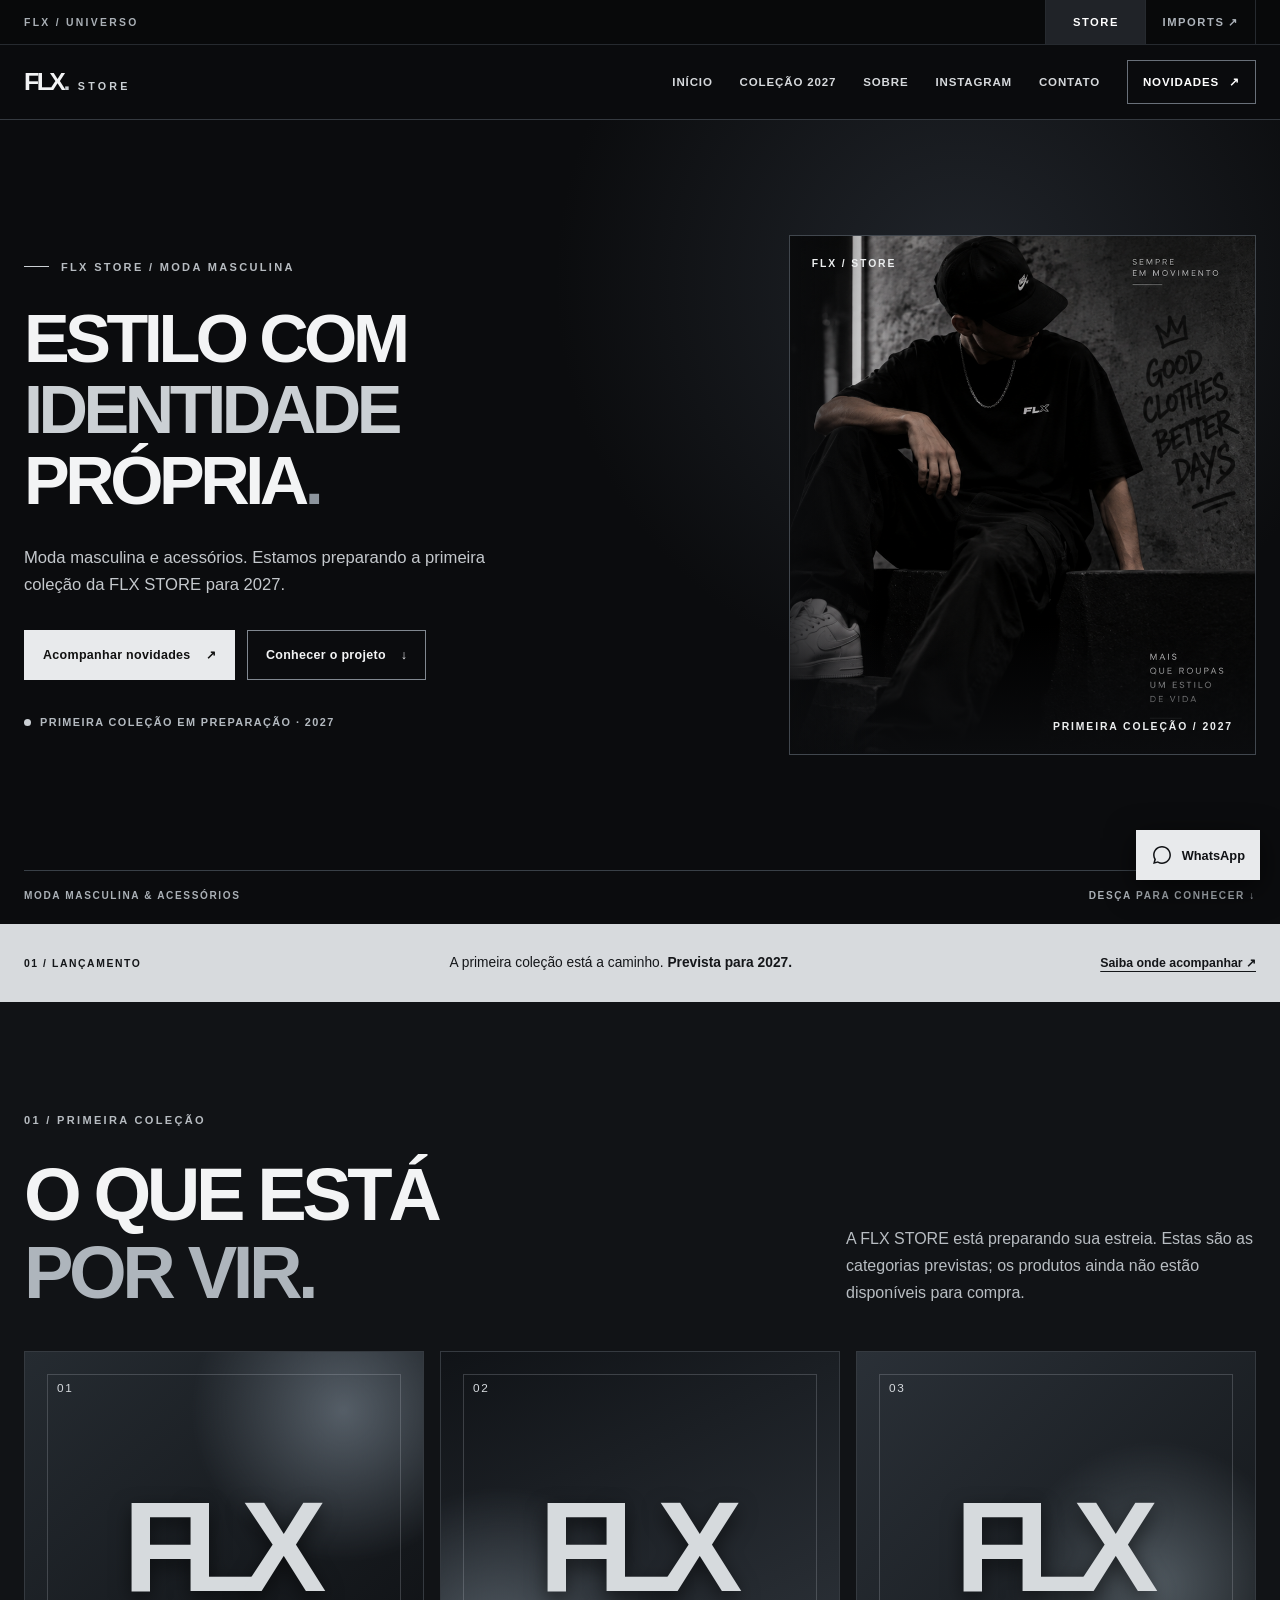
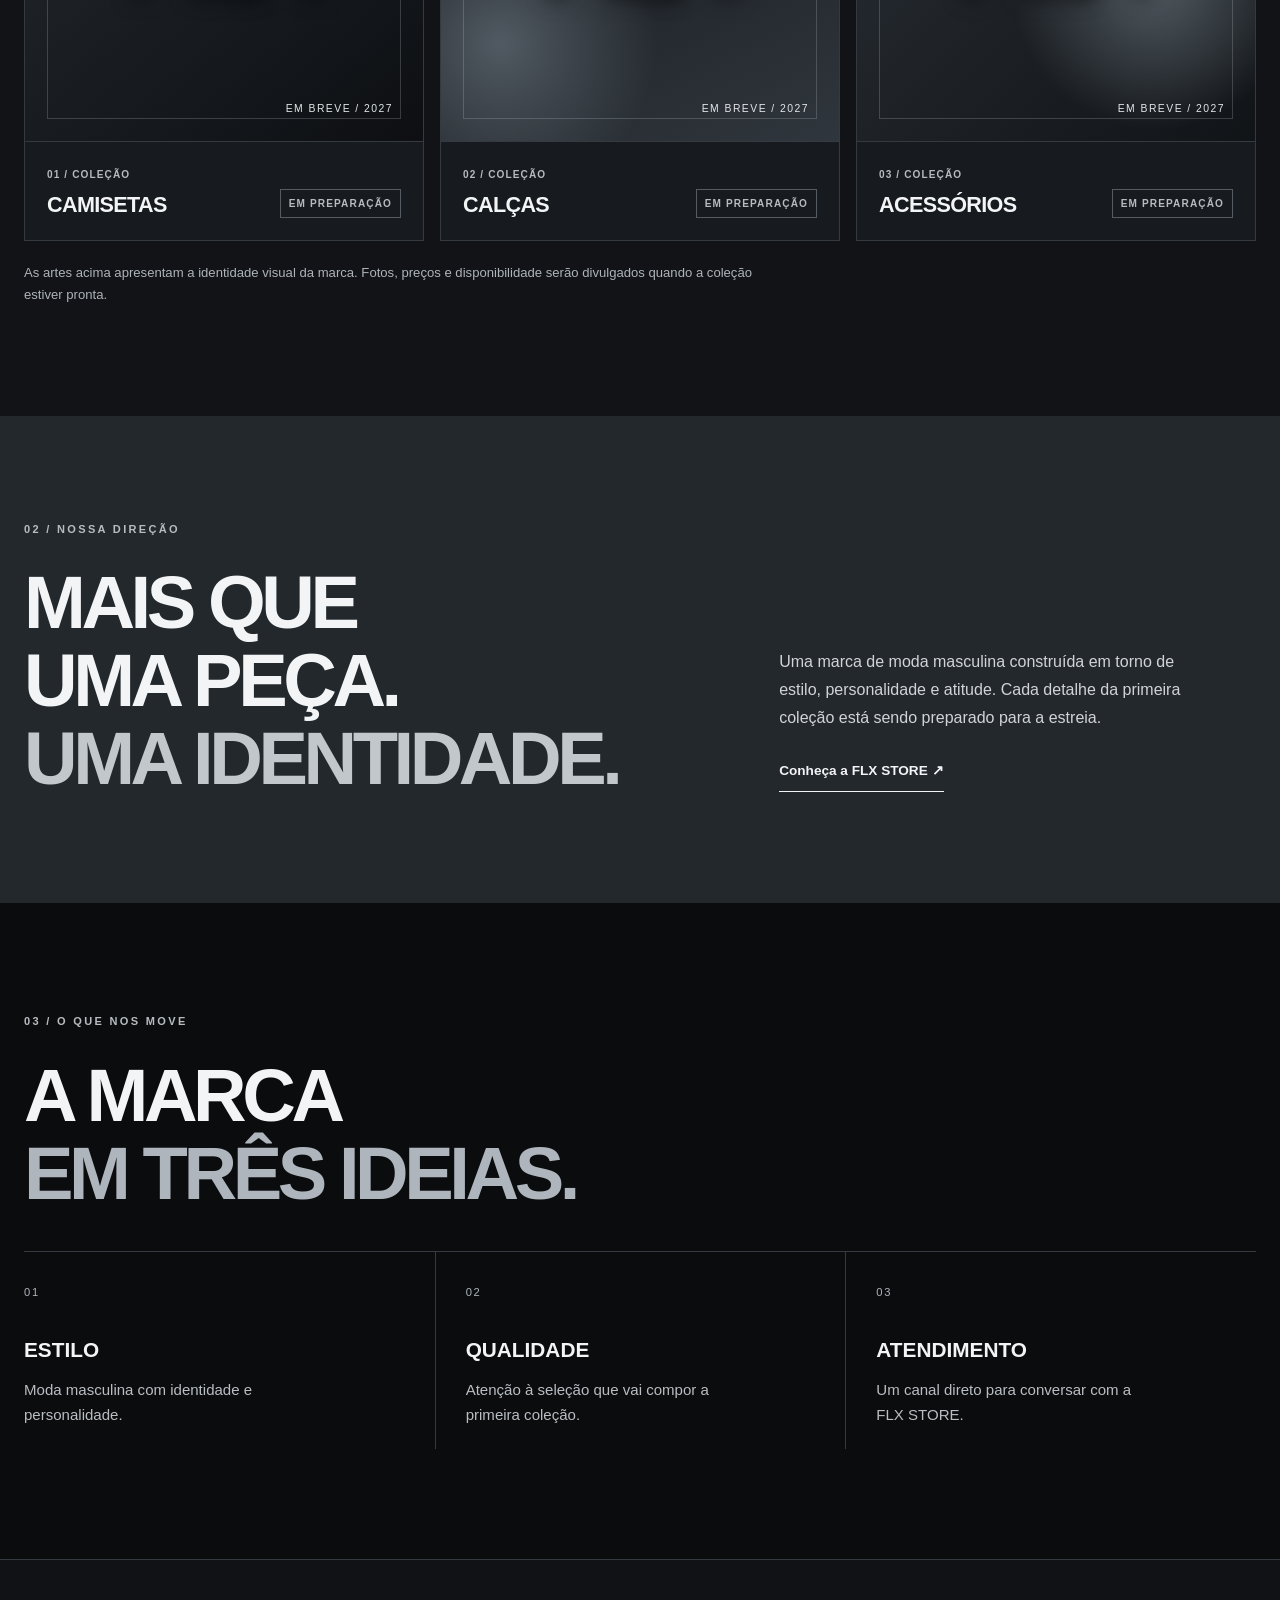
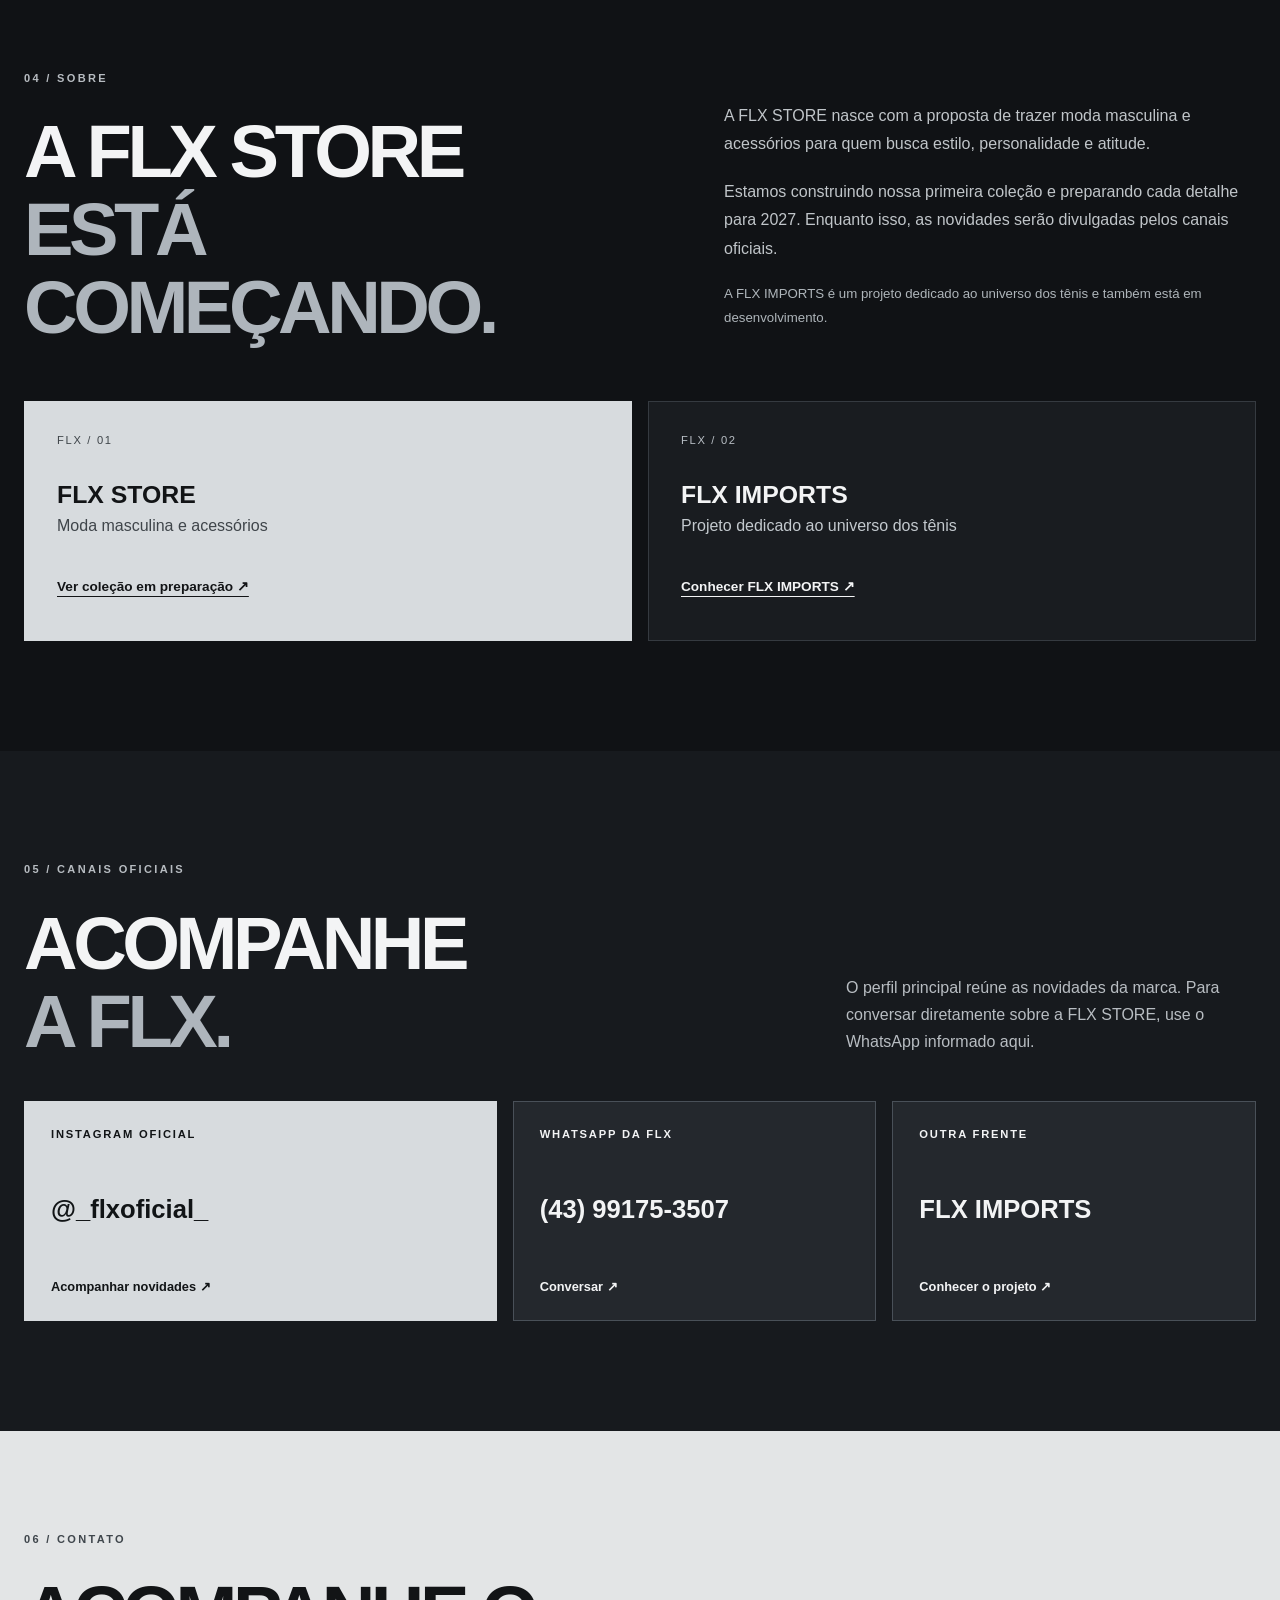
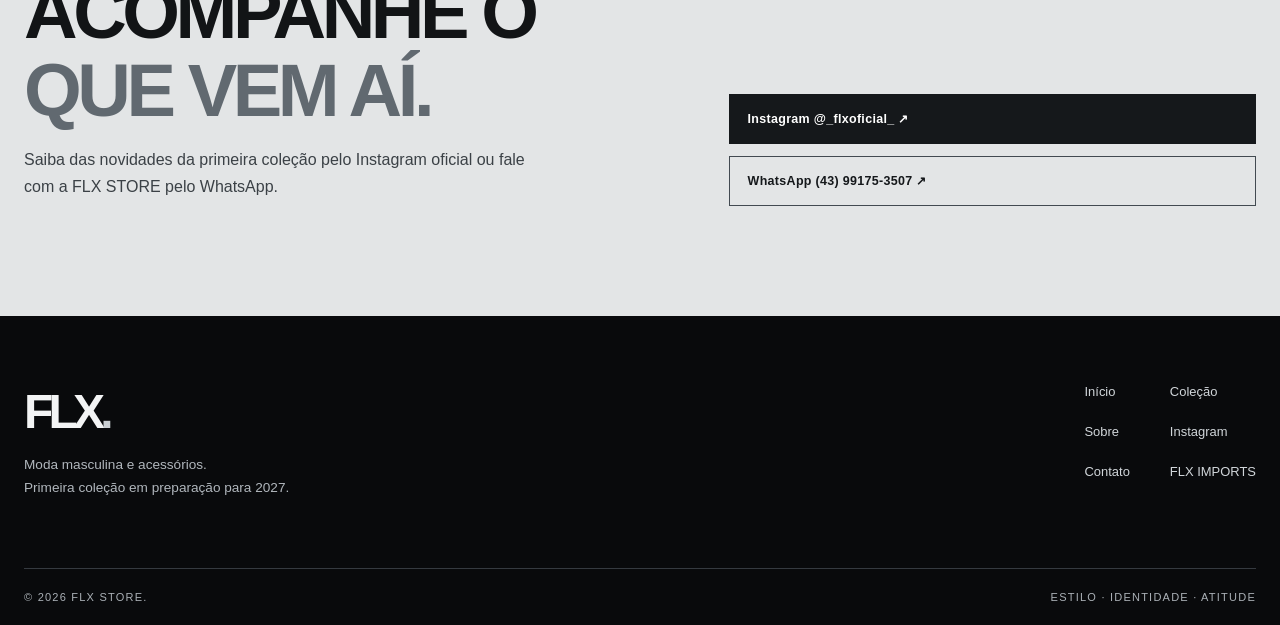
<file: index.html>
<!doctype html>
<html lang="pt-BR">
<head>
  <meta charset="utf-8">
  <meta name="viewport" content="width=device-width, initial-scale=1">
  <meta name="theme-color" content="#0b0c0e">
  <meta name="description" content="FLX STORE: moda masculina e acessórios. Primeira coleção em preparação para 2027. Acompanhe as novidades pelos canais oficiais.">
  <meta property="og:type" content="website">
  <meta property="og:title" content="FLX STORE | Moda masculina e acessórios">
  <meta property="og:description" content="Identidade própria em cada detalhe. Primeira coleção em preparação para 2027.">
  <meta property="og:locale" content="pt_BR">
  <link rel="canonical" href="https://flxstore2k26-collab.github.io/FLXSTORE/">
  <link rel="icon" href="imagens/favicon.png" type="image/png">
  <link rel="stylesheet" href="style.css">
  <script src="script.js" defer></script>
  <title>FLX STORE | Moda masculina e acessórios</title>
</head>
<body id="inicio">
  <a class="skip-link" href="#conteudo">Ir para o conteúdo</a>
  <div class="flx-network">
    <div class="container network-inner">
      <span class="network-name" aria-hidden="true">FLX / UNIVERSO</span>
      <nav class="network-links" aria-label="Navegação entre marcas">
        <a href="./" aria-current="page">STORE</a><a href="imports/">IMPORTS <span aria-hidden="true">↗</span></a>
      </nav>
    </div>
  </div>
  <header class="site-header">
    <div class="container header-inner">
      <a class="brand" href="#inicio" aria-label="FLX STORE, voltar ao início"><span class="brand-mark">FLX<span>.</span></span><span class="brand-sub">STORE</span></a>
      <button class="menu-toggle" id="menu-mobile" type="button" aria-label="Abrir menu" aria-expanded="false" aria-controls="menu-principal"><span class="menu-icon" aria-hidden="true"><span></span><span></span><span></span></span></button>
      <nav id="menu-principal" class="menu-principal" aria-label="Menu principal">
        <a href="#inicio">Início</a><a href="#produtos">Coleção 2027</a><a href="#sobre">Sobre</a><a href="#redes">Instagram</a><a href="#contato">Contato</a>
        <a class="header-action" href="https://www.instagram.com/_flxoficial_/" target="_blank" rel="noopener noreferrer">Novidades <span aria-hidden="true">↗</span><span class="sr-only"> (abre em outra aba)</span></a>
      </nav>
    </div>
  </header>
  <main id="conteudo">
    <section class="hero" aria-labelledby="hero-title">
      <div class="container hero-inner">
        <div class="hero-content">
          <p class="eyebrow">FLX STORE / MODA MASCULINA</p>
          <h1 id="hero-title">ESTILO COM<br><span>IDENTIDADE</span><br>PRÓPRIA<span class="silver-dot">.</span></h1>
          <p class="hero-description">Moda masculina e acessórios. Estamos preparando a primeira coleção da FLX STORE para 2027.</p>
          <div class="hero-actions">
            <a class="button button-light" href="https://www.instagram.com/_flxoficial_/" target="_blank" rel="noopener noreferrer">Acompanhar novidades <span aria-hidden="true">↗</span><span class="sr-only"> (abre em outra aba)</span></a>
            <a class="button button-outline" href="#produtos">Conhecer o projeto <span aria-hidden="true">↓</span></a>
          </div>
          <p class="hero-status"><span class="status-light" aria-hidden="true"></span> PRIMEIRA COLEÇÃO EM PREPARAÇÃO · 2027</p>
        </div>
        <div class="hero-art" aria-hidden="true">
          <img src="imagens/banner-flx.png" width="1672" height="941" alt="" fetchpriority="high">
          <span class="art-label">FLX / STORE</span>
          <span class="art-bottom">PRIMEIRA COLEÇÃO / 2027</span>
        </div>
      </div>
      <div class="container hero-footer"><span>MODA MASCULINA & ACESSÓRIOS</span><span>DESÇA PARA CONHECER ↓</span></div>
    </section>
    <section class="announcement" aria-label="Previsão de lançamento"><div class="container announcement-inner"><span>01 / LANÇAMENTO</span><p>A primeira coleção está a caminho. <strong>Prevista para 2027.</strong></p><a href="#contato">Saiba onde acompanhar ↗</a></div></section>
    <section class="section collection" id="produtos" aria-labelledby="collection-title">
      <div class="container">
        <div class="section-intro"><div><p class="eyebrow">01 / PRIMEIRA COLEÇÃO</p><h2 id="collection-title">O QUE ESTÁ<br><em>POR VIR.</em></h2></div><p>A FLX STORE está preparando sua estreia. Estas são as categorias previstas; os produtos ainda não estão disponíveis para compra.</p></div>
        <div class="category-grid">
          <article class="category-card"><div class="category-visual visual-one" aria-hidden="true"><span class="visual-outline">01</span><span class="visual-center">FLX</span><span class="visual-bottom">EM BREVE / 2027</span></div><div class="category-info"><div><span>01 / COLEÇÃO</span><h3>CAMISETAS</h3></div><small>EM PREPARAÇÃO</small></div></article>
          <article class="category-card"><div class="category-visual visual-two" aria-hidden="true"><span class="visual-outline">02</span><span class="visual-center">FLX</span><span class="visual-bottom">EM BREVE / 2027</span></div><div class="category-info"><div><span>02 / COLEÇÃO</span><h3>CALÇAS</h3></div><small>EM PREPARAÇÃO</small></div></article>
          <article class="category-card"><div class="category-visual visual-three" aria-hidden="true"><span class="visual-outline">03</span><span class="visual-center">FLX</span><span class="visual-bottom">EM BREVE / 2027</span></div><div class="category-info"><div><span>03 / COLEÇÃO</span><h3>ACESSÓRIOS</h3></div><small>EM PREPARAÇÃO</small></div></article>
        </div>
        <p class="collection-note">As artes acima apresentam a identidade visual da marca. Fotos, preços e disponibilidade serão divulgados quando a coleção estiver pronta.</p>
      </div>
    </section>
    <section class="identity" aria-labelledby="identity-title"><div class="container identity-inner"><div><p class="eyebrow">02 / NOSSA DIREÇÃO</p><h2 id="identity-title">MAIS QUE<br>UMA PEÇA.<br><span>UMA IDENTIDADE.</span></h2></div><div><p>Uma marca de moda masculina construída em torno de estilo, personalidade e atitude. Cada detalhe da primeira coleção está sendo preparado para a estreia.</p><a class="inline-link" href="#sobre">Conheça a FLX STORE ↗</a></div></div></section>
    <section class="section pillars" aria-labelledby="pillars-title"><div class="container"><p class="eyebrow">03 / O QUE NOS MOVE</p><h2 id="pillars-title">A MARCA<br><em>EM TRÊS IDEIAS.</em></h2><div class="pillar-grid"><article><span>01</span><h3>ESTILO</h3><p>Moda masculina com identidade e personalidade.</p></article><article><span>02</span><h3>QUALIDADE</h3><p>Atenção à seleção que vai compor a primeira coleção.</p></article><article><span>03</span><h3>ATENDIMENTO</h3><p>Um canal direto para conversar com a FLX STORE.</p></article></div></div></section>
    <section class="section about" id="sobre" aria-labelledby="about-title"><div class="container"><div class="about-grid"><div><p class="eyebrow">04 / SOBRE</p><h2 id="about-title">A FLX STORE<br><em>ESTÁ COMEÇANDO.</em></h2></div><div class="about-copy"><p>A FLX STORE nasce com a proposta de trazer moda masculina e acessórios para quem busca estilo, personalidade e atitude.</p><p>Estamos construindo nossa primeira coleção e preparando cada detalhe para 2027. Enquanto isso, as novidades serão divulgadas pelos canais oficiais.</p><p class="about-note">A FLX IMPORTS é um projeto dedicado ao universo dos tênis e também está em desenvolvimento.</p></div></div><div class="brand-grid"><article class="brand-card current"><span>FLX / 01</span><h3>FLX STORE</h3><p>Moda masculina e acessórios</p><a href="#produtos">Ver coleção em preparação ↗</a></article><article class="brand-card"><span>FLX / 02</span><h3>FLX IMPORTS</h3><p>Projeto dedicado ao universo dos tênis</p><a href="imports/">Conhecer FLX IMPORTS ↗</a></article></div></div></section>
    <section class="section social" id="redes" aria-labelledby="social-title"><div class="container"><div class="section-intro"><div><p class="eyebrow">05 / CANAIS OFICIAIS</p><h2 id="social-title">ACOMPANHE<br><em>A FLX.</em></h2></div><p>O perfil principal reúne as novidades da marca. Para conversar diretamente sobre a FLX STORE, use o WhatsApp informado aqui.</p></div><div class="social-grid"><a class="social-card social-main" href="https://www.instagram.com/_flxoficial_/" target="_blank" rel="noopener noreferrer"><span>INSTAGRAM OFICIAL</span><strong>@_flxoficial_</strong><small>Acompanhar novidades ↗ <span class="sr-only">(abre em outra aba)</span></small></a><a class="social-card" href="https://wa.me/5543991753507?text=Ol%C3%A1%21%20Encontrei%20a%20FLX%20STORE%20pelo%20site%20oficial%20e%20gostaria%20de%20saber%20mais%20sobre%20a%20primeira%20cole%C3%A7%C3%A3o%2C%20pr%C3%B3ximos%20lan%C3%A7amentos%20e%20novidades.%20Podem%20me%20ajudar%3F" target="_blank" rel="noopener noreferrer"><span>WHATSAPP DA FLX</span><strong>(43) 99175-3507</strong><small>Conversar ↗ <span class="sr-only">(abre em outra aba)</span></small></a><a class="social-card" href="imports/"><span>OUTRA FRENTE</span><strong>FLX IMPORTS</strong><small>Conhecer o projeto ↗</small></a></div></div></section>
    <section class="contact" id="contato" aria-labelledby="contact-title"><div class="container contact-inner"><div><p class="eyebrow">06 / CONTATO</p><h2 id="contact-title">ACOMPANHE O<br><em>QUE VEM AÍ.</em></h2><p>Saiba das novidades da primeira coleção pelo Instagram oficial ou fale com a FLX STORE pelo WhatsApp.</p></div><div class="contact-actions"><a class="button button-dark" href="https://www.instagram.com/_flxoficial_/" target="_blank" rel="noopener noreferrer">Instagram @_flxoficial_ ↗<span class="sr-only"> (abre em outra aba)</span></a><a class="button button-border-dark" href="https://wa.me/5543991753507?text=Ol%C3%A1%21%20Encontrei%20a%20FLX%20STORE%20pelo%20site%20oficial%20e%20gostaria%20de%20saber%20mais%20sobre%20a%20primeira%20cole%C3%A7%C3%A3o%2C%20pr%C3%B3ximos%20lan%C3%A7amentos%20e%20novidades.%20Podem%20me%20ajudar%3F" target="_blank" rel="noopener noreferrer">WhatsApp (43) 99175-3507 ↗<span class="sr-only"> (abre em outra aba)</span></a></div></div></section>
  </main>
  <footer class="footer"><div class="container"><div class="footer-main"><div><a class="footer-brand" href="#inicio" aria-label="FLX STORE, voltar ao início">FLX<span>.</span></a><p>Moda masculina e acessórios.<br>Primeira coleção em preparação para 2027.</p></div><nav aria-label="Links do rodapé"><a href="#inicio">Início</a><a href="#produtos">Coleção</a><a href="#sobre">Sobre</a><a href="#redes">Instagram</a><a href="#contato">Contato</a><a href="imports/">FLX IMPORTS</a></nav></div><div class="footer-bottom"><span>© <span id="ano-atual">2026</span> FLX STORE.</span><span>ESTILO · IDENTIDADE · ATITUDE</span></div></div></footer>
  <a class="whatsapp-float" href="https://wa.me/5543991753507?text=Ol%C3%A1%21%20Encontrei%20a%20FLX%20STORE%20pelo%20site%20oficial%20e%20gostaria%20de%20saber%20mais%20sobre%20a%20primeira%20cole%C3%A7%C3%A3o%2C%20pr%C3%B3ximos%20lan%C3%A7amentos%20e%20novidades.%20Podem%20me%20ajudar%3F" target="_blank" rel="noopener noreferrer" aria-label="Falar com a FLX STORE pelo WhatsApp (abre em outra aba)"><svg viewBox="0 0 32 32" aria-hidden="true"><path fill="currentColor" d="M16.003 3C8.832 3 3 8.832 3 16c0 2.294.599 4.535 1.736 6.509L3 29l6.665-1.748A12.94 12.94 0 0 0 16.003 29C23.168 29 29 23.168 29 16S23.168 3 16.003 3zm0 23.812a10.77 10.77 0 0 1-5.49-1.503l-.394-.234-3.956 1.038 1.056-3.855-.256-.407A10.75 10.75 0 0 1 5.188 16c0-5.963 4.852-10.812 10.815-10.812S26.812 10.037 26.812 16s-4.846 10.812-10.809 10.812z"/></svg><span>WhatsApp</span></a>
</body>
</html>
</file>
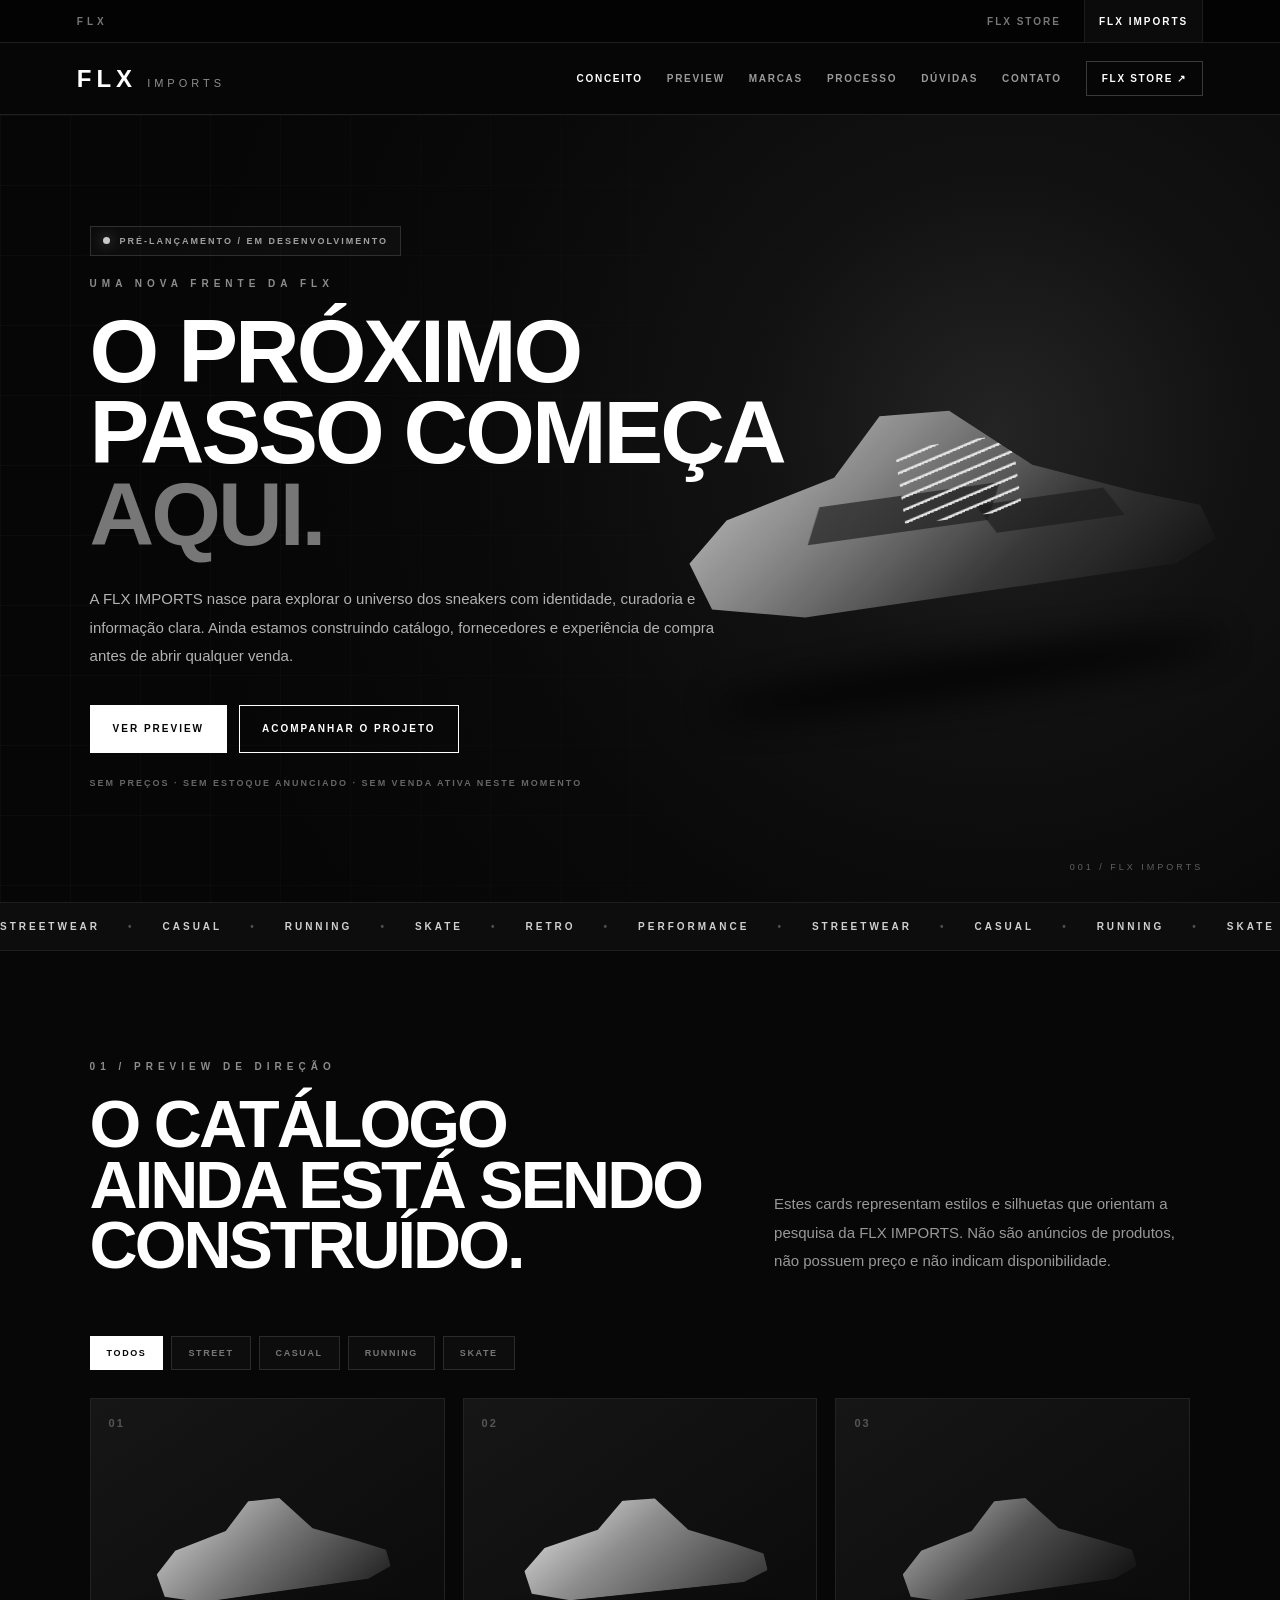
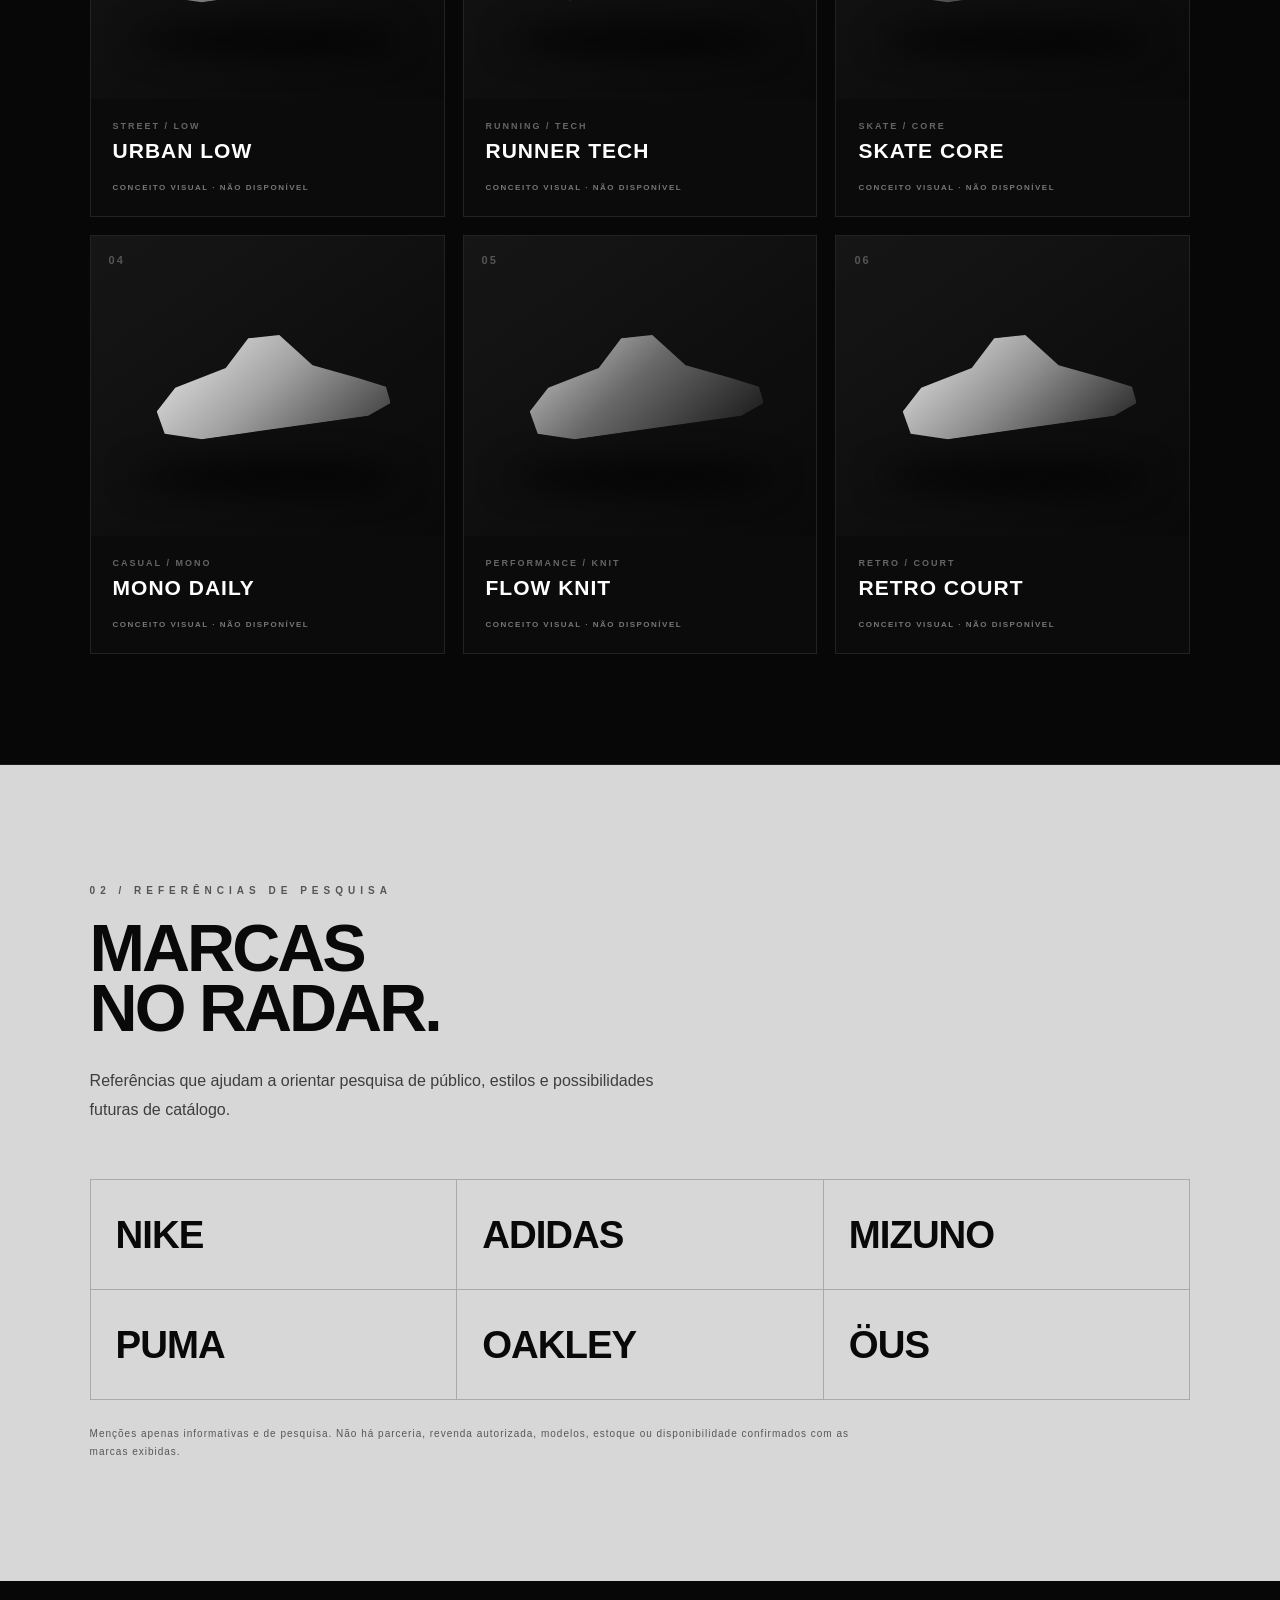
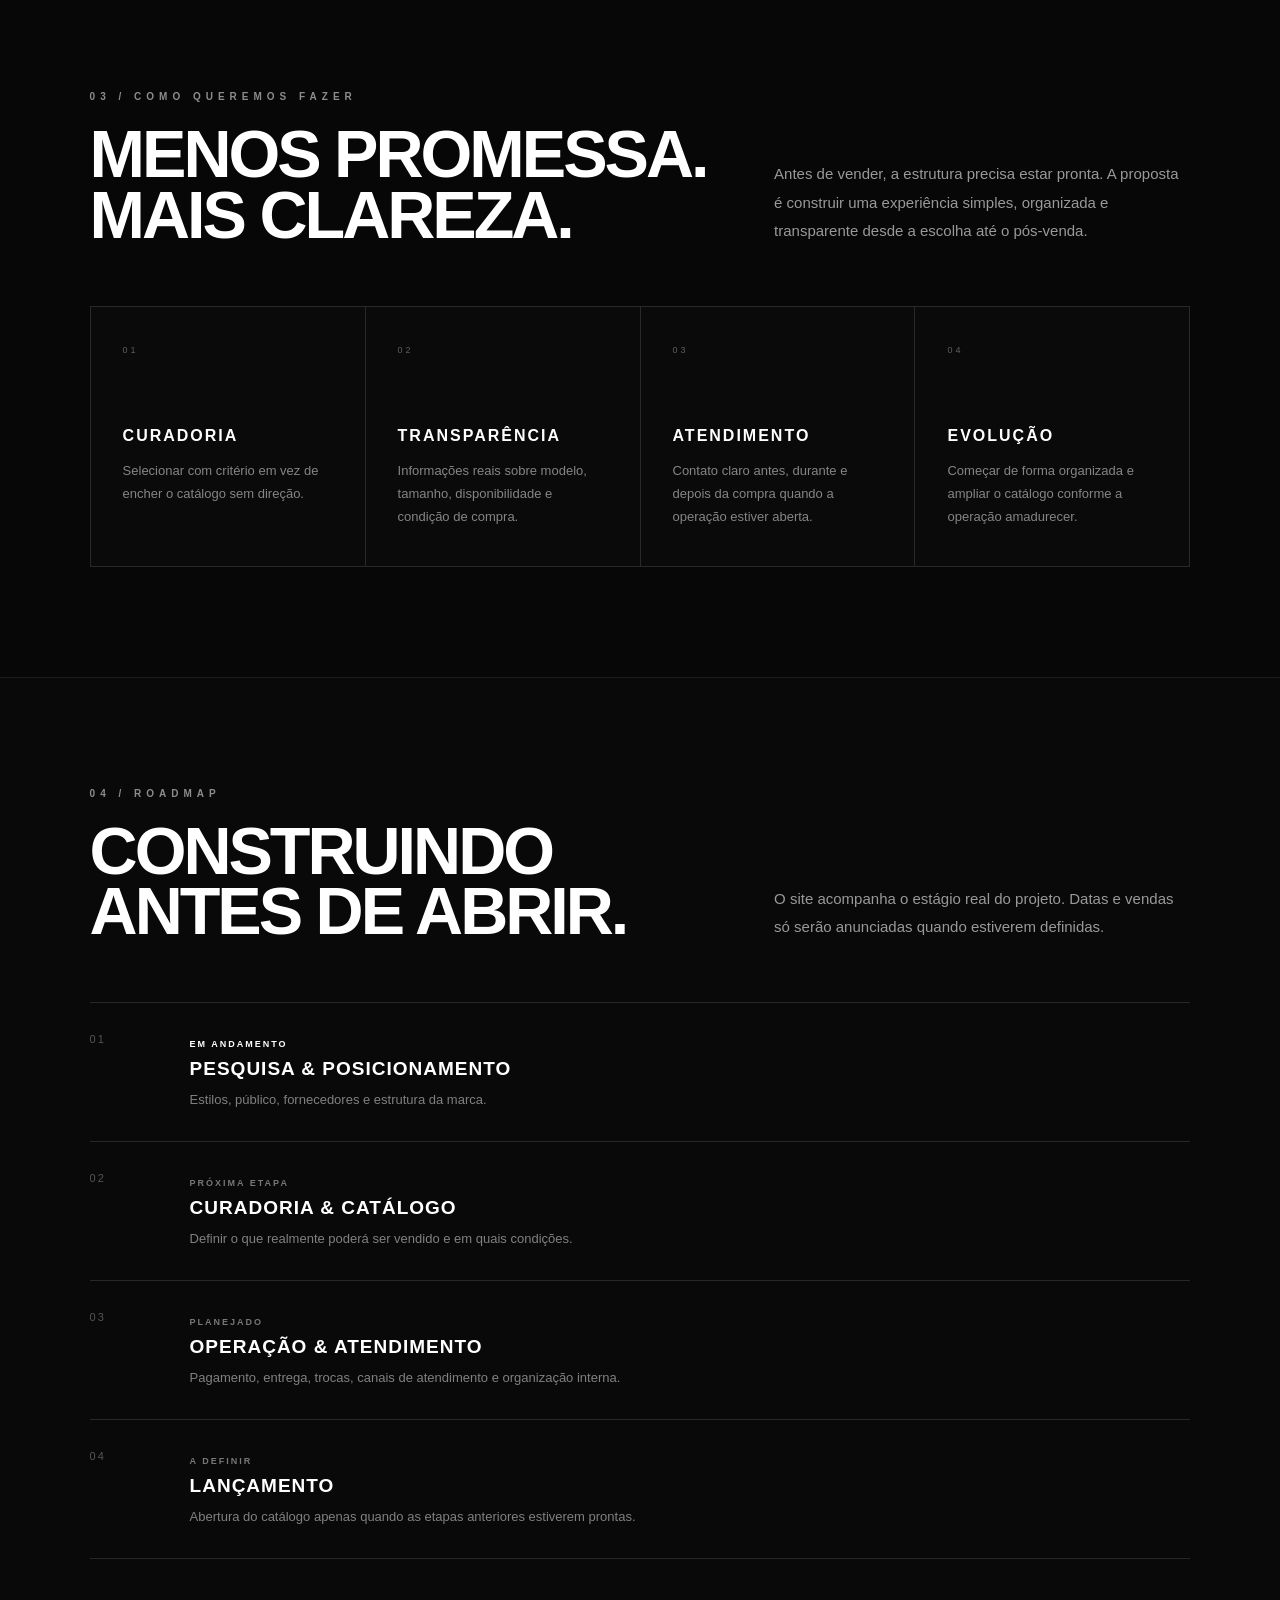
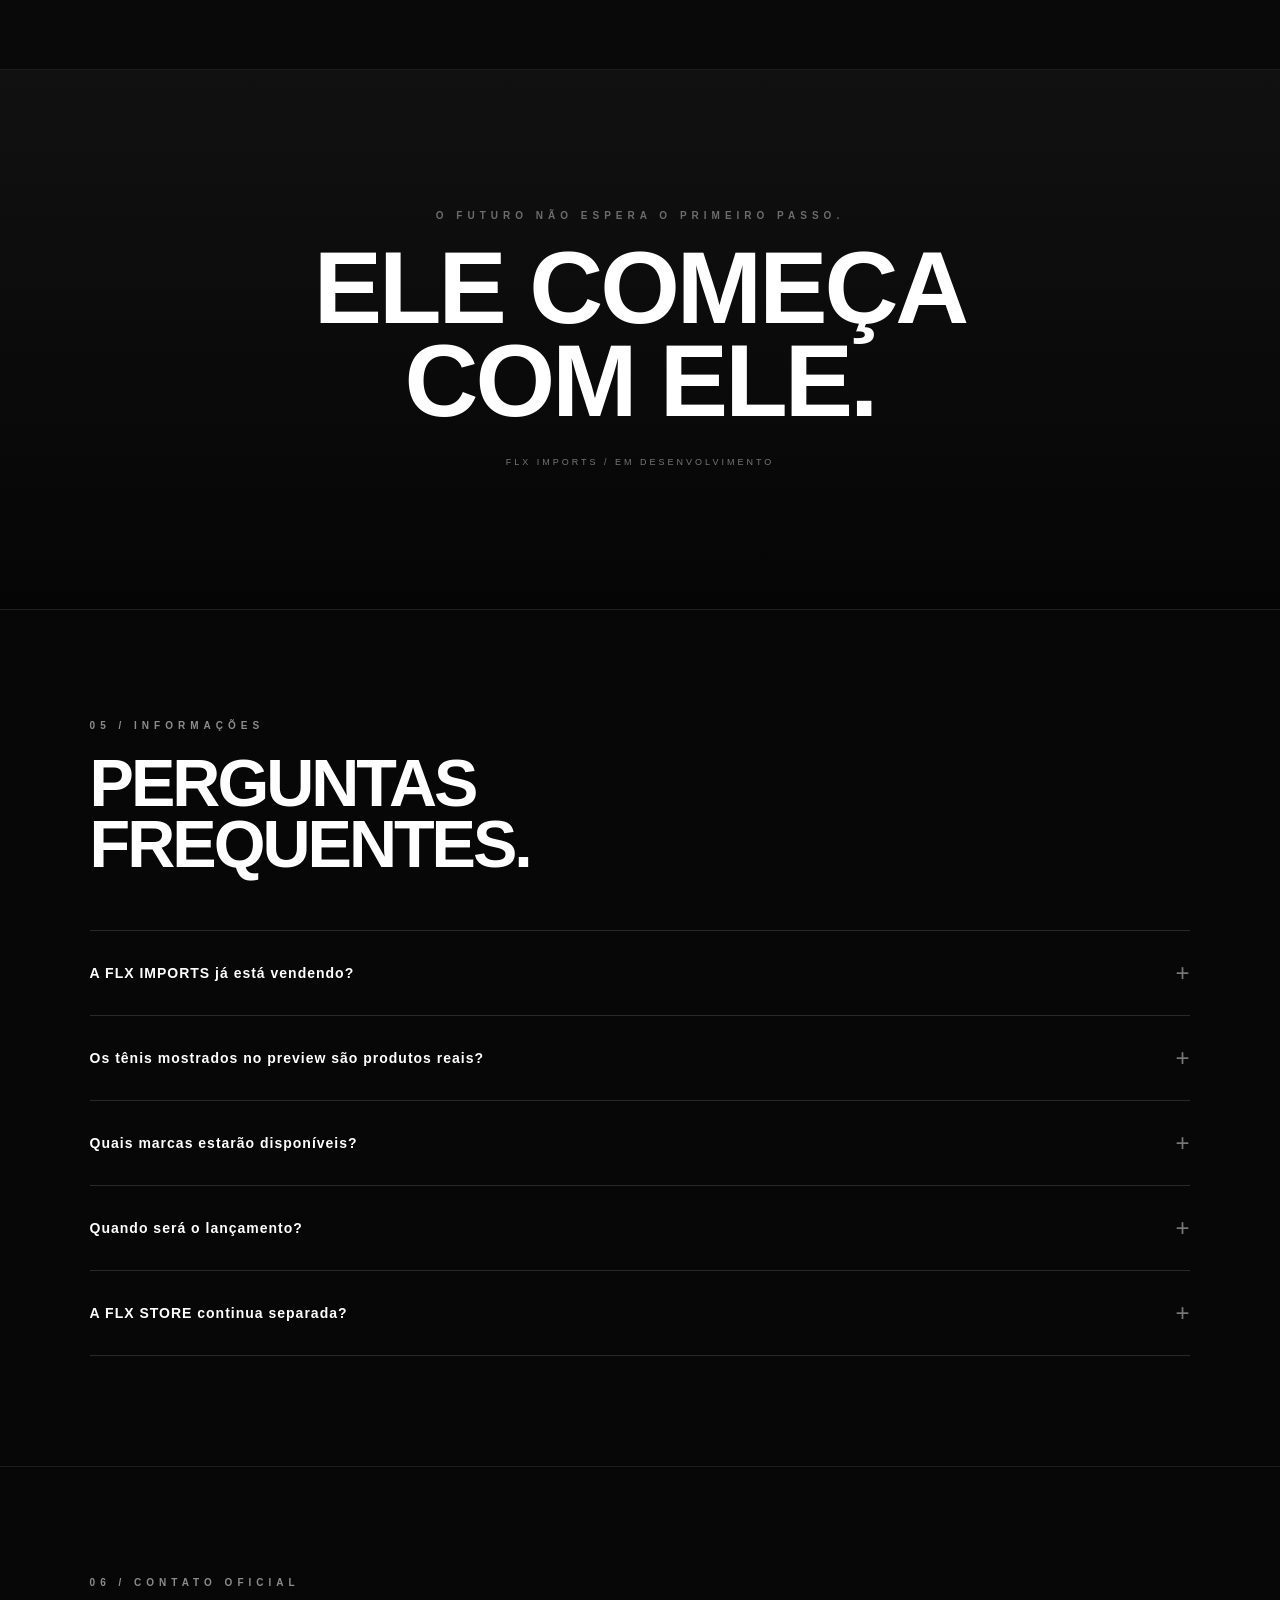
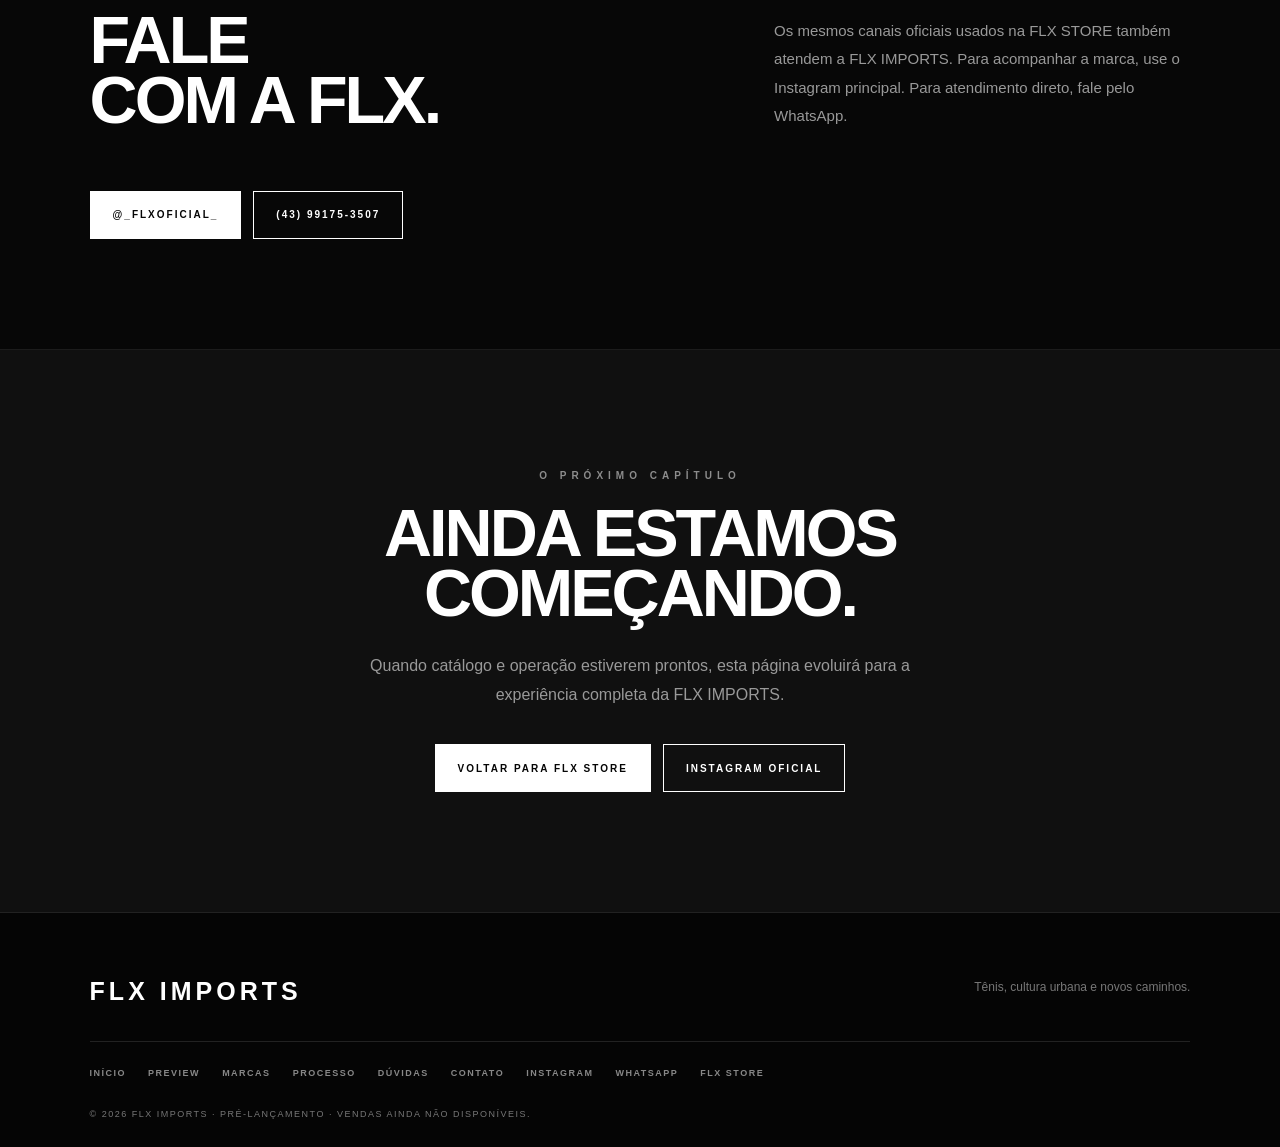
<file: imports/index.html>
<!DOCTYPE html>
<html lang="pt-BR">
<head>
    <meta charset="UTF-8">
    <meta name="viewport" content="width=device-width, initial-scale=1.0">
    <meta name="description" content="FLX IMPORTS — pré-lançamento de uma nova frente FLX dedicada a sneakers, cultura urbana e movimento.">
    <meta name="theme-color" content="#070707">
    <meta property="og:title" content="FLX IMPORTS | Sneakers & Cultura Urbana">
    <meta property="og:description" content="Uma nova frente da FLX dedicada ao universo dos tênis. Projeto em desenvolvimento.">
    <meta property="og:type" content="website">
    <meta property="og:url" content="https://flxstore2k26-collab.github.io/FLXSTORE/imports/">
    <link rel="canonical" href="https://flxstore2k26-collab.github.io/FLXSTORE/imports/">
    <link rel="icon" type="image/png" href="../imagens/favicon.png">
    <title>FLX IMPORTS | Sneakers & Cultura Urbana</title>
    <link rel="stylesheet" href="imports.css">
</head>
<body>
    <a class="skip-link" href="#conteudo">Pular para o conteúdo</a>
    <div class="flx-network" aria-label="Navegação entre marcas FLX"><div class="flx-network-inner"><span class="network-label">FLX</span><div class="network-links"><a class="network-link" href="../">FLX STORE</a><a class="network-link ativo" href="./" aria-current="page">FLX IMPORTS</a></div></div></div>
    <div id="inicio"></div>
    <header class="site-header">
        <a class="brand" href="#inicio" aria-label="FLX IMPORTS - início"><span class="brand-main">FLX</span><span class="brand-sub">IMPORTS</span></a>
        <button type="button" id="menu-mobile" class="menu-mobile" aria-label="Abrir menu" aria-expanded="false" aria-controls="menu-principal">☰</button>
        <nav id="menu-principal" class="menu-principal" aria-label="Menu principal"><a href="#conceito">Conceito</a><a href="#preview">Preview</a><a href="#marcas">Marcas</a><a href="#processo">Processo</a><a href="#duvidas">Dúvidas</a><a href="#contato">Contato</a><a href="../" class="menu-destaque">FLX Store ↗</a></nav>
    </header>
    <main id="conteudo">
        <section class="hero-imports" id="conceito">
            <div class="hero-grid" aria-hidden="true"></div>
            <div class="shoe-art" aria-hidden="true"><div class="shoe-shadow"></div><div class="shoe-body"><span class="shoe-cut cut-1"></span><span class="shoe-cut cut-2"></span><span class="shoe-laces"></span></div></div>
            <div class="hero-content reveal">
                <div class="status-pill"><span></span> PRÉ-LANÇAMENTO / EM DESENVOLVIMENTO</div>
                <p class="eyebrow">UMA NOVA FRENTE DA FLX</p>
                <h1>O PRÓXIMO<br>PASSO COMEÇA<br><span>AQUI.</span></h1>
                <p class="hero-copy">A FLX IMPORTS nasce para explorar o universo dos sneakers com identidade, curadoria e informação clara. Ainda estamos construindo catálogo, fornecedores e experiência de compra antes de abrir qualquer venda.</p>
                <div class="hero-actions"><a class="btn btn-primary" href="#preview">VER PREVIEW</a><a class="btn btn-ghost" href="#processo">ACOMPANHAR O PROJETO</a></div>
                <p class="hero-note">SEM PREÇOS · SEM ESTOQUE ANUNCIADO · SEM VENDA ATIVA NESTE MOMENTO</p>
            </div>
            <div class="hero-index">001 / FLX IMPORTS</div>
        </section>
        <section class="ticker" aria-label="Categorias em estudo"><div class="ticker-track"><span>STREETWEAR</span><i>•</i><span>CASUAL</span><i>•</i><span>RUNNING</span><i>•</i><span>SKATE</span><i>•</i><span>RETRO</span><i>•</i><span>PERFORMANCE</span><i>•</i><span aria-hidden="true">STREETWEAR</span><i aria-hidden="true">•</i><span aria-hidden="true">CASUAL</span><i aria-hidden="true">•</i><span aria-hidden="true">RUNNING</span><i aria-hidden="true">•</i><span aria-hidden="true">SKATE</span><i aria-hidden="true">•</i><span aria-hidden="true">RETRO</span><i aria-hidden="true">•</i><span aria-hidden="true">PERFORMANCE</span><i aria-hidden="true">•</i></div></section>
        <section class="section preview-section" id="preview">
            <div class="section-head reveal"><div><p class="eyebrow">01 / PREVIEW DE DIREÇÃO</p><h2>O CATÁLOGO<br>AINDA ESTÁ SENDO<br>CONSTRUÍDO.</h2></div><p>Estes cards representam estilos e silhuetas que orientam a pesquisa da FLX IMPORTS. Não são anúncios de produtos, não possuem preço e não indicam disponibilidade.</p></div>
            <div class="filter-bar" role="group" aria-label="Filtrar preview por estilo"><button class="filter-chip ativo" type="button" data-filter="todos">TODOS</button><button class="filter-chip" type="button" data-filter="street">STREET</button><button class="filter-chip" type="button" data-filter="casual">CASUAL</button><button class="filter-chip" type="button" data-filter="running">RUNNING</button><button class="filter-chip" type="button" data-filter="skate">SKATE</button></div>
            <div class="preview-grid">
                <article class="preview-card reveal" data-category="street"><div class="preview-visual visual-street"><span class="mini-shoe"></span><b>01</b></div><div class="preview-info"><p>STREET / LOW</p><h3>URBAN LOW</h3><span>CONCEITO VISUAL · NÃO DISPONÍVEL</span></div></article>
                <article class="preview-card reveal" data-category="running"><div class="preview-visual visual-run"><span class="mini-shoe"></span><b>02</b></div><div class="preview-info"><p>RUNNING / TECH</p><h3>RUNNER TECH</h3><span>CONCEITO VISUAL · NÃO DISPONÍVEL</span></div></article>
                <article class="preview-card reveal" data-category="skate street"><div class="preview-visual visual-skate"><span class="mini-shoe"></span><b>03</b></div><div class="preview-info"><p>SKATE / CORE</p><h3>SKATE CORE</h3><span>CONCEITO VISUAL · NÃO DISPONÍVEL</span></div></article>
                <article class="preview-card reveal" data-category="casual"><div class="preview-visual visual-casual"><span class="mini-shoe"></span><b>04</b></div><div class="preview-info"><p>CASUAL / MONO</p><h3>MONO DAILY</h3><span>CONCEITO VISUAL · NÃO DISPONÍVEL</span></div></article>
                <article class="preview-card reveal" data-category="running casual"><div class="preview-visual visual-knit"><span class="mini-shoe"></span><b>05</b></div><div class="preview-info"><p>PERFORMANCE / KNIT</p><h3>FLOW KNIT</h3><span>CONCEITO VISUAL · NÃO DISPONÍVEL</span></div></article>
                <article class="preview-card reveal" data-category="street casual"><div class="preview-visual visual-retro"><span class="mini-shoe"></span><b>06</b></div><div class="preview-info"><p>RETRO / COURT</p><h3>RETRO COURT</h3><span>CONCEITO VISUAL · NÃO DISPONÍVEL</span></div></article>
            </div>
        </section>
        <section class="brands-section" id="marcas"><div class="brands-inner reveal"><p class="eyebrow">02 / REFERÊNCIAS DE PESQUISA</p><h2>MARCAS<br>NO RADAR.</h2><p class="brands-copy">Referências que ajudam a orientar pesquisa de público, estilos e possibilidades futuras de catálogo.</p><div class="brand-list"><span>NIKE</span><span>ADIDAS</span><span>MIZUNO</span><span>PUMA</span><span>OAKLEY</span><span>ÖUS</span></div><p class="legal-note">Menções apenas informativas e de pesquisa. Não há parceria, revenda autorizada, modelos, estoque ou disponibilidade confirmados com as marcas exibidas.</p></div></section>
        <section class="section value-section"><div class="section-head reveal"><div><p class="eyebrow">03 / COMO QUEREMOS FAZER</p><h2>MENOS PROMESSA.<br>MAIS CLAREZA.</h2></div><p>Antes de vender, a estrutura precisa estar pronta. A proposta é construir uma experiência simples, organizada e transparente desde a escolha até o pós-venda.</p></div><div class="value-grid"><article class="value-card reveal"><span>01</span><h3>CURADORIA</h3><p>Selecionar com critério em vez de encher o catálogo sem direção.</p></article><article class="value-card reveal"><span>02</span><h3>TRANSPARÊNCIA</h3><p>Informações reais sobre modelo, tamanho, disponibilidade e condição de compra.</p></article><article class="value-card reveal"><span>03</span><h3>ATENDIMENTO</h3><p>Contato claro antes, durante e depois da compra quando a operação estiver aberta.</p></article><article class="value-card reveal"><span>04</span><h3>EVOLUÇÃO</h3><p>Começar de forma organizada e ampliar o catálogo conforme a operação amadurecer.</p></article></div></section>
        <section class="section process-section" id="processo"><div class="section-head reveal"><div><p class="eyebrow">04 / ROADMAP</p><h2>CONSTRUINDO<br>ANTES DE ABRIR.</h2></div><p>O site acompanha o estágio real do projeto. Datas e vendas só serão anunciadas quando estiverem definidas.</p></div><div class="roadmap"><article class="roadmap-item ativo reveal"><span>01</span><div><small>EM ANDAMENTO</small><h3>PESQUISA & POSICIONAMENTO</h3><p>Estilos, público, fornecedores e estrutura da marca.</p></div></article><article class="roadmap-item reveal"><span>02</span><div><small>PRÓXIMA ETAPA</small><h3>CURADORIA & CATÁLOGO</h3><p>Definir o que realmente poderá ser vendido e em quais condições.</p></div></article><article class="roadmap-item reveal"><span>03</span><div><small>PLANEJADO</small><h3>OPERAÇÃO & ATENDIMENTO</h3><p>Pagamento, entrega, trocas, canais de atendimento e organização interna.</p></div></article><article class="roadmap-item reveal"><span>04</span><div><small>A DEFINIR</small><h3>LANÇAMENTO</h3><p>Abertura do catálogo apenas quando as etapas anteriores estiverem prontas.</p></div></article></div></section>
        <section class="statement"><p>O FUTURO NÃO ESPERA O PRIMEIRO PASSO.</p><h2>ELE COMEÇA<br>COM ELE.</h2><span>FLX IMPORTS / EM DESENVOLVIMENTO</span></section>
        <section class="section faq" id="duvidas"><p class="eyebrow">05 / INFORMAÇÕES</p><h2>PERGUNTAS<br>FREQUENTES.</h2><div class="faq-list"><details><summary>A FLX IMPORTS já está vendendo?<span>+</span></summary><p>Ainda não. O projeto está em desenvolvimento e não existe catálogo aberto para compra neste momento.</p></details><details><summary>Os tênis mostrados no preview são produtos reais?<span>+</span></summary><p>Não. Os cards são conceitos visuais que representam direções de estilo e servem apenas para apresentar a proposta do projeto.</p></details><details><summary>Quais marcas estarão disponíveis?<span>+</span></summary><p>Ainda não foi definido. As marcas exibidas são referências de pesquisa e não indicam parceria ou disponibilidade futura garantida.</p></details><details><summary>Quando será o lançamento?<span>+</span></summary><p>A data será anunciada quando fornecedores, catálogo, atendimento, pagamento e entrega estiverem preparados.</p></details><details><summary>A FLX STORE continua separada?<span>+</span></summary><p>Sim. FLX STORE e FLX IMPORTS são frentes diferentes, mas ficam conectadas pelo mesmo site e pela navegação superior.</p></details></div></section>
        <section class="section" id="contato">
            <div class="section-head reveal"><div><p class="eyebrow">06 / CONTATO OFICIAL</p><h2>FALE<br>COM A FLX.</h2></div><p>Os mesmos canais oficiais usados na FLX STORE também atendem a FLX IMPORTS. Para acompanhar a marca, use o Instagram principal. Para atendimento direto, fale pelo WhatsApp.</p></div>
            <div class="hero-actions reveal"><a class="btn btn-primary" href="https://www.instagram.com/_flxoficial_/" target="_blank" rel="noopener noreferrer">@_FLXOFICIAL_</a><a class="btn btn-ghost" href="https://wa.me/5543991753507?text=Ol%C3%A1%21%20Encontrei%20a%20FLX%20IMPORTS%20pelo%20site%20oficial%20e%20gostaria%20de%20saber%20mais%20sobre%20o%20projeto%2C%20futuros%20lan%C3%A7amentos%20e%20novidades.%20Podem%20me%20ajudar%3F" target="_blank" rel="noopener noreferrer">(43) 99175-3507</a></div>
        </section>
        <section class="next-chapter"><p class="eyebrow">O PRÓXIMO CAPÍTULO</p><h2>AINDA ESTAMOS<br>COMEÇANDO.</h2><p>Quando catálogo e operação estiverem prontos, esta página evoluirá para a experiência completa da FLX IMPORTS.</p><div class="hero-actions" style="justify-content:center"><a class="btn btn-primary" href="../">VOLTAR PARA FLX STORE</a><a class="btn btn-ghost" href="https://www.instagram.com/_flxoficial_/" target="_blank" rel="noopener noreferrer">INSTAGRAM OFICIAL</a></div></section>
    </main>
    <footer class="footer"><div><strong>FLX IMPORTS</strong><p>Tênis, cultura urbana e novos caminhos.</p></div><div class="footer-links"><a href="#inicio">Início</a><a href="#preview">Preview</a><a href="#marcas">Marcas</a><a href="#processo">Processo</a><a href="#duvidas">Dúvidas</a><a href="#contato">Contato</a><a href="https://www.instagram.com/_flxoficial_/" target="_blank" rel="noopener noreferrer">Instagram</a><a href="https://wa.me/5543991753507?text=Ol%C3%A1%21%20Encontrei%20a%20FLX%20IMPORTS%20pelo%20site%20oficial%20e%20gostaria%20de%20saber%20mais%20sobre%20o%20projeto%2C%20futuros%20lan%C3%A7amentos%20e%20novidades.%20Podem%20me%20ajudar%3F" target="_blank" rel="noopener noreferrer">WhatsApp</a><a href="../">FLX Store</a></div><p class="copyright">© 2026 FLX IMPORTS · PRÉ-LANÇAMENTO · VENDAS AINDA NÃO DISPONÍVEIS.</p></footer>
    <script src="imports.js"></script>
</body>
</html>
</file>
<file: style.css>
:root{color-scheme:dark;--bg:#0b0c0e;--surface:#121417;--surface-2:#191c20;--text:#f3f4f5;--muted:#b0b5bb;--line:#353a40;--silver:#cbd0d4;--max:1240px}
*,*::before,*::after{box-sizing:border-box}
html{scroll-behavior:smooth;scroll-padding-top:124px}
body{margin:0;min-width:280px;background:var(--bg);color:var(--text);font-family:Arial,Helvetica,sans-serif;-webkit-font-smoothing:antialiased}
button,a{-webkit-tap-highlight-color:transparent}
a{color:inherit}
button{font:inherit}
img,svg{display:block;max-width:100%}
.container{width:min(var(--max),calc(100% - 48px));margin-inline:auto}
.sr-only{position:absolute;width:1px;height:1px;padding:0;margin:-1px;overflow:hidden;clip:rect(0,0,0,0);white-space:nowrap;border:0}
.skip-link{position:fixed;z-index:2000;top:12px;left:12px;transform:translateY(-160%);padding:12px 18px;background:#fff;color:#111;font-weight:700}
.skip-link:focus{transform:translateY(0)}
:focus-visible{outline:2px solid #f5f5f5;outline-offset:4px}
.contact :focus-visible{outline-color:#111}
@media(prefers-reduced-motion:reduce){html{scroll-behavior:auto}*,*::before,*::after{animation-duration:.01ms!important;transition-duration:.01ms!important}}

/* Brand navigation and main header */
.flx-network{position:sticky;top:0;z-index:40;background:#08090a;border-bottom:1px solid #262a2f}
.network-inner{display:flex;align-items:center;justify-content:space-between;min-height:44px;gap:12px}
.network-name{color:#aab0b6;font-size:.65rem;font-weight:700;letter-spacing:.22em}
.network-links{align-self:stretch;display:flex}
.network-links a{display:flex;align-items:center;justify-content:center;gap:4px;min-width:100px;padding:0 16px;border-left:1px solid #262a2f;color:#aeb4bb;font-size:.7rem;letter-spacing:.14em;text-decoration:none;font-weight:700}
.network-links a:last-child{border-right:1px solid #262a2f}
.network-links a[aria-current],.network-links a:hover{background:#202328;color:#fff}
.site-header{position:sticky;top:44px;z-index:39;background:rgba(11,12,14,.97);border-bottom:1px solid var(--line);backdrop-filter:blur(14px)}
.header-inner{position:relative;display:flex;align-items:center;justify-content:space-between;min-height:74px;gap:16px}
.brand{display:inline-flex;align-items:baseline;gap:10px;text-decoration:none;white-space:nowrap}
.brand-mark{font-size:1.55rem;font-weight:900;letter-spacing:-.1em;line-height:1}
.brand-mark span,.footer-brand span{color:var(--silver)}
.brand-sub{font-size:.67rem;font-weight:700;letter-spacing:.3em;color:var(--silver)}
.menu-principal{display:flex;align-items:center;gap:clamp(14px,2.1vw,30px)}
.menu-principal a{display:inline-flex;align-items:center;min-height:44px;font-size:.72rem;font-weight:700;letter-spacing:.075em;text-decoration:none;text-transform:uppercase;color:#d6d9dc;white-space:nowrap}
.menu-principal a:hover,.footer a:hover{color:#fff;text-decoration:underline;text-underline-offset:6px}
.menu-principal .header-action{border:1px solid #697079;padding:0 15px;gap:10px;color:#fff}
.menu-principal .header-action:hover{background:#e8eaec;color:#111;text-decoration:none}
.menu-toggle{display:none;width:48px;height:48px;flex:none;align-items:center;justify-content:center;border:1px solid #687079;background:transparent;color:#fff;cursor:pointer}
.menu-icon{width:21px;display:grid;gap:5px}
.menu-icon span{height:2px;width:100%;background:currentColor;transition:transform .2s,opacity .2s}
.menu-toggle[aria-expanded="true"] .menu-icon span:first-child{transform:translateY(7px) rotate(45deg)}
.menu-toggle[aria-expanded="true"] .menu-icon span:nth-child(2){opacity:0}
.menu-toggle[aria-expanded="true"] .menu-icon span:last-child{transform:translateY(-7px) rotate(-45deg)}

/* Hero */
.hero{background:radial-gradient(circle at 75% 20%,#20242a 0%,transparent 35%),#0b0c0e}
.hero-inner{display:grid;grid-template-columns:minmax(0,1.2fr) minmax(0,.8fr);align-items:center;gap:clamp(22px,5vw,80px);min-height:min(750px,calc(100svh - 118px));padding-block:70px}
.hero-content,.hero-art{min-width:0}
.eyebrow{margin:0 0 27px;color:#b7bcc1;font-size:.69rem;font-weight:700;letter-spacing:.21em;line-height:1.5;text-transform:uppercase}
.hero-content .eyebrow::before{content:"";display:inline-block;width:25px;height:1px;margin:0 12px 4px 0;background:var(--silver)}
h1,h2,h3,p{overflow-wrap:break-word}
h1,h2,h3{font-weight:800}
.hero h1{margin:0;font-size:clamp(2.75rem,5.35vw,5.9rem);letter-spacing:-.065em;line-height:1.04;white-space:nowrap}
.hero h1>span:not(.silver-dot){color:var(--silver)}
.silver-dot{color:#8d959d}
.hero-description{max-width:510px;margin:27px 0 0;color:#c4c8cc;font-size:clamp(1rem,1.3vw,1.13rem);line-height:1.65}
.hero-actions{display:flex;flex-wrap:wrap;gap:12px;margin-top:32px}
.button{display:inline-flex;align-items:center;justify-content:space-between;gap:15px;min-height:50px;padding:13px 18px;border:1px solid transparent;font-size:.78rem;line-height:1.35;font-weight:700;letter-spacing:.025em;text-decoration:none;transition:background .18s,color .18s,border-color .18s}
.button-light{background:#e8eaec;color:#111}
.button-light:hover{background:#c3c9cf}
.button-outline{background:transparent;color:#f3f4f5;border-color:#818890}
.button-outline:hover{background:#262b31}
.hero-status{display:flex;align-items:center;gap:9px;margin:34px 0 0;color:#b4bac0;font-size:.68rem;font-weight:700;letter-spacing:.13em;line-height:1.5}
.status-light{display:inline-block;width:7px;height:7px;flex:none;border-radius:50%;background:#cbd0d4}
.hero-art{position:relative;height:520px;min-height:480px;background:#08090a;border:1px solid #41474e;overflow:hidden;isolation:isolate}
.hero-art img{width:100%;height:100%;object-fit:cover;object-position:right center}
.hero-art::after{content:"";position:absolute;inset:0;pointer-events:none;background:linear-gradient(90deg,#0b0c0ec9 0%,transparent 19%),linear-gradient(0deg,#0b0c0e 0%,transparent 25%)}
.art-label,.art-bottom{position:absolute;z-index:1;color:#eceeef;font-size:.65rem;font-weight:700;letter-spacing:.18em}
.art-label{left:22px;top:22px}
.art-bottom{right:22px;bottom:22px}
.hero-footer{display:flex;justify-content:space-between;gap:20px;padding:19px 0 23px;border-top:1px solid #394047;color:#aab0b6;font-size:.63rem;font-weight:700;letter-spacing:.16em}

/* Section structure */
.announcement{background:#d7dadd;color:#141619}
.announcement-inner{display:flex;align-items:center;justify-content:space-between;gap:18px;min-height:78px}
.announcement-inner>span{white-space:nowrap;font-size:.65rem;font-weight:800;letter-spacing:.15em}
.announcement p{margin:0;line-height:1.5;font-size:.86rem}
.announcement a{font-size:.77rem;font-weight:700;text-underline-offset:4px}
.section{padding-block:110px}
.section-intro{display:grid;grid-template-columns:minmax(0,1.15fr) minmax(0,.85fr);align-items:end;gap:35px;margin-bottom:40px}
.section h2,.identity h2,.contact h2{margin:0;font-size:clamp(2.4rem,5.8vw,5.3rem);line-height:1.05;letter-spacing:-.06em}
.section h2 em,.contact h2 em{font-style:normal;color:#aeb5bc}
.section-intro>p{max-width:410px;justify-self:end;margin:0 0 5px;color:#b8bdc2;font-size:1rem;line-height:1.7}
.collection{background:#111316}
.category-grid{display:grid;grid-template-columns:repeat(3,minmax(0,1fr));gap:16px}
.category-card{min-width:0;border:1px solid var(--line);background:#171a1e}
.category-visual{position:relative;display:grid;place-items:center;aspect-ratio:1/.98;min-height:230px;overflow:hidden;border-bottom:1px solid var(--line)}
.visual-one{background:radial-gradient(circle at 80% 15%,#555e67 0%,transparent 33%),linear-gradient(140deg,#252b31,#0d0f12)}
.visual-two{background:radial-gradient(circle at 15% 75%,#515a62 0%,transparent 35%),linear-gradient(155deg,#101317,#30363d)}
.visual-three{background:radial-gradient(circle at 75% 60%,#505960 0%,transparent 38%),linear-gradient(135deg,#2a3037,#111417)}
.category-visual::after{content:"";position:absolute;inset:22px;border:1px solid #d0d6db36}
.visual-outline{position:absolute;left:32px;top:29px;color:#d6dade;font-size:.74rem;letter-spacing:.15em}
.visual-center{font-size:clamp(4.5rem,10vw,10rem);font-weight:900;letter-spacing:-.15em;transform:translateX(-.07em);color:#d6dadd;text-shadow:0 7px 20px #0008}
.visual-bottom{position:absolute;right:30px;bottom:27px;color:#e2e5e7;font-size:.65rem;letter-spacing:.14em}
.category-info{display:flex;align-items:end;justify-content:space-between;flex-wrap:wrap;gap:12px;padding:22px}
.category-info span,.category-info small{color:#b5bbc0;font-size:.63rem;letter-spacing:.11em;font-weight:700}
.category-info h3{margin:10px 0 0;font-size:1.35rem;letter-spacing:-.03em}
.category-info small{border:1px solid #545b63;padding:8px}
.collection-note{max-width:740px;color:#aeb4ba;font-size:.82rem;line-height:1.65;margin:21px 0 0}
.identity{background:#23282d}
.identity-inner{display:grid;grid-template-columns:1.2fr .8fr;align-items:end;gap:40px;padding-block:105px}
.identity h2 span{color:#c1c7cb}
.identity-inner>div:last-child{padding-bottom:6px}
.identity-inner p:not(.eyebrow){max-width:420px;color:#d1d4d7;font-size:1rem;line-height:1.75}
.inline-link{display:inline-flex;min-height:44px;align-items:center;border-bottom:1px solid currentColor;font-size:.85rem;font-weight:700;text-decoration:none}
.inline-link:hover{text-decoration:underline;text-underline-offset:5px}
.pillars h2{margin-bottom:38px}
.pillar-grid{display:grid;grid-template-columns:repeat(3,minmax(0,1fr));border-top:1px solid var(--line)}
.pillar-grid article{padding:30px 30px 6px 0}
.pillar-grid article+article{border-left:1px solid var(--line);padding-left:30px}
.pillar-grid span{font-size:.7rem;letter-spacing:.15em;color:#adb4bb}
.pillar-grid h3{font-size:1.3rem;margin:38px 0 10px}
.pillar-grid p{max-width:275px;color:#b9bec3;font-size:.94rem;line-height:1.7}
.about{border-top:1px solid var(--line);background:#101215}
.about-grid{display:grid;grid-template-columns:1.1fr .9fr;gap:50px}
.about-copy{padding-top:32px}
.about-copy>p{margin:0 0 19px;color:#c0c5c9;line-height:1.78;font-size:1rem}
.about-copy .about-note{margin:17px 0 0;font-size:.83rem;color:#aeb5ba}
.brand-grid{display:grid;grid-template-columns:repeat(2,minmax(0,1fr));gap:16px;margin-top:54px}
.brand-card{min-width:0;display:flex;flex-direction:column;align-items:flex-start;min-height:240px;padding:32px;border:1px solid var(--line);background:#191c20}
.brand-card.current{background:#d7dbde;border-color:#d7dbde;color:#121416}
.brand-card span{color:#b8bec4;font-size:.7rem;letter-spacing:.15em}
.brand-card.current span,.brand-card.current p{color:#3f454a}
.brand-card h3{margin:35px 0 8px;font-size:1.55rem}
.brand-card p{margin:0 0 20px;color:#c3c9ce}
.brand-card a{display:inline-flex;align-items:center;min-height:44px;margin-top:auto;text-decoration:underline;text-underline-offset:5px;font-size:.85rem;font-weight:700}
.social{background:#171a1e}
.social-grid{display:grid;grid-template-columns:1.3fr 1fr 1fr;gap:16px}
.social-card{display:flex;flex-direction:column;justify-content:space-between;gap:22px;min-width:0;min-height:220px;padding:26px;background:#24282d;border:1px solid #495058;text-decoration:none;transition:background .2s}
.social-card:hover{background:#343b42}
.social-card.social-main{background:#d7dbde;border-color:#d7dbde;color:#111416}
.social-card.social-main:hover{background:#eef0f1}
.social-card span:not(.sr-only){font-size:.7rem;letter-spacing:.16em;font-weight:700}
.social-card strong{font-size:clamp(1.15rem,2vw,1.6rem);overflow-wrap:anywhere}
.social-card small{font-size:.8rem;font-weight:700}
.contact{background:#e3e5e6;color:#121416}
.contact-inner{display:grid;grid-template-columns:minmax(0,1.1fr) minmax(0,.9fr);gap:60px;align-items:end;padding-block:100px}
.contact .eyebrow{color:#3f464c}
.contact h2 em{color:#616970}
.contact-inner p:not(.eyebrow){max-width:530px;font-size:1rem;line-height:1.7;color:#3b4146}
.contact-actions{display:grid;gap:12px;padding-bottom:10px}
.button-dark{background:#15181b;color:#fff}
.button-dark:hover{background:#373d42}
.button-border-dark{border-color:#424a51;color:#15181b}
.button-border-dark:hover{background:#d2d5d7}
.footer{background:#090a0c}
.footer-main{display:flex;justify-content:space-between;gap:50px;padding-block:68px 55px}
.footer-brand{font-size:3rem;font-weight:900;letter-spacing:-.1em;text-decoration:none}
.footer-main p{color:#b1b7bd;font-size:.85rem;line-height:1.7}
.footer-main nav{display:grid;grid-template-columns:repeat(2,max-content);gap:16px 40px;align-content:start}
.footer-main nav a{min-height:24px;color:#d1d6da;text-decoration:none;font-size:.81rem}
.footer-bottom{display:flex;justify-content:space-between;gap:20px;padding-block:22px;border-top:1px solid var(--line);color:#aab0b6;font-size:.69rem;letter-spacing:.11em}
.whatsapp-float{position:fixed;right:20px;bottom:20px;z-index:38;display:inline-flex;align-items:center;gap:9px;min-height:50px;padding:11px 15px;background:#e8eaec;color:#101215;box-shadow:0 8px 30px #0009;text-decoration:none;font-size:.8rem;font-weight:800}
.whatsapp-float svg{width:22px;height:22px}
.whatsapp-float:hover{background:#c7cdd2}

@media(max-width:1060px){
  .hero h1{font-size:clamp(2.65rem,5.4vw,4.4rem)}
  .hero-art{min-height:420px;height:460px}
  .hero-inner{gap:28px}
  .category-info{align-items:start}
  .category-info small{font-size:.57rem}
}
@media(max-width:840px){
  html{scroll-padding-top:112px}
  .container{width:calc(100% - 40px)}
  .header-inner{min-height:68px}
  .menu-toggle{display:flex}
  .menu-principal{display:none;position:absolute;left:-20px;right:-20px;top:100%;padding:8px 20px 18px;background:#111417;border:1px solid var(--line);border-top:0;box-shadow:0 18px 30px #0009;max-height:calc(100dvh - 112px);overflow:auto}
  .menu-principal.is-open{display:flex;flex-direction:column;align-items:stretch;gap:0}
  .menu-principal a{width:100%;min-height:54px;border-bottom:1px solid var(--line);padding:10px 4px;font-size:.82rem}
  .menu-principal .header-action{width:100%;justify-content:center;margin-top:16px;border:1px solid #858d94;padding:10px}
  .hero-inner{grid-template-columns:1fr;min-height:0;padding-block:70px 35px}
  .hero-content{max-width:680px}
  .hero h1{font-size:clamp(3rem,8vw,5.5rem)}
  .hero-art{width:min(100%,500px);min-height:0;height:480px}
  .announcement-inner{flex-wrap:wrap;justify-content:flex-start;padding-block:22px}
  .announcement a{margin-left:auto}
  .section{padding-block:80px}
  .section-intro,.identity-inner,.about-grid,.contact-inner{grid-template-columns:1fr;gap:24px}
  .section-intro>p{justify-self:start}
  .identity-inner,.contact-inner{padding-block:80px}
  .category-visual{min-height:210px}
  .category-grid{gap:10px}
  .visual-center{font-size:8vw}
  .category-info{padding:16px}
  .category-info h3{font-size:1.12rem}
  .visual-outline{left:18px;top:18px}
  .visual-bottom{right:17px;bottom:17px;font-size:.55rem}
  .category-visual::after{inset:12px}
  .social-grid{grid-template-columns:1fr}
  .social-card{min-height:170px}
  .brand-grid{margin-top:42px}
  .about-copy{padding-top:0;max-width:670px}
  .contact-actions{max-width:470px;padding-bottom:0}
}
@media(max-width:640px){
  .container{width:calc(100% - 36px)}
  .network-name{display:none}
  .network-inner{justify-content:center}
  .network-links{width:100%;justify-content:center}
  .network-links a{flex:1;min-height:44px;font-size:.7rem}
  .brand-mark{font-size:1.4rem}
  .menu-principal{left:-18px;right:-18px}
  .hero-inner{padding-top:54px;gap:32px}
  .hero h1{font-size:clamp(2.3rem,8.7vw,3.55rem)}
  .hero-description{margin-top:22px}
  .hero-actions{display:grid;grid-template-columns:1fr;margin-top:26px}
  .button{width:100%}
  .hero-status{margin-top:27px;font-size:.64rem}
  .hero-art{width:min(100%,400px);height:320px}
  .art-label,.art-bottom{font-size:.55rem}
  .hero-footer{font-size:.58rem}
  .hero-footer span:last-child{display:none}
  .announcement-inner{display:grid;gap:8px}
  .announcement a{margin-left:0}
  .section h2,.identity h2,.contact h2{font-size:clamp(2.3rem,9vw,3.6rem)}
  .category-grid{grid-template-columns:1fr;gap:16px}
  .category-visual{aspect-ratio:1.25;max-height:320px}
  .visual-center{font-size:clamp(7rem,29vw,11rem)}
  .category-info{align-items:center;padding:20px}
  .brand-grid{grid-template-columns:1fr}
  .pillar-grid{grid-template-columns:1fr}
  .pillar-grid article,.pillar-grid article+article{padding:24px 0;border-left:0;border-bottom:1px solid var(--line)}
  .pillar-grid h3{margin-top:16px}
  .footer-main{display:grid;gap:35px;padding-block:54px}
  .footer-bottom{display:grid;gap:8px}
  .footer{padding-bottom:65px}
}
@media(max-width:360px){
  .hero h1{font-size:clamp(2.05rem,8.6vw,2.4rem)}
  .eyebrow{font-size:.62rem;letter-spacing:.14em}
  .hero-art{height:280px}
  .whatsapp-float{right:12px;bottom:12px}
}
</file>
<file: imports/imports.css>
html{scroll-behavior:smooth}*{box-sizing:border-box}body{margin:0;background:#070707;color:#fff;font-family:Arial,Helvetica,sans-serif;overflow-x:hidden}a{color:inherit}.skip-link{position:fixed;left:16px;top:-60px;z-index:2000;background:#fff;color:#000;padding:12px 16px;text-decoration:none;font-weight:700}.skip-link:focus{top:16px}.flx-network{background:#030303;border-bottom:1px solid #1f1f1f;position:sticky;top:0;z-index:1200}.flx-network-inner{min-height:42px;padding:0 6%;display:flex;align-items:center;justify-content:space-between;gap:24px;max-width:1500px;margin:auto}.network-label{font-size:10px;letter-spacing:4px;color:#777;font-weight:700}.network-links{display:flex;align-items:center;gap:8px}.network-link{display:inline-flex;align-items:center;justify-content:center;min-height:42px;padding:0 14px;text-decoration:none;font-size:10px;font-weight:700;letter-spacing:2px;color:#777;border-left:1px solid transparent;border-right:1px solid transparent;transition:.25s}.network-link:hover,.network-link.ativo{color:#fff;background:#0b0b0b;border-color:#1c1c1c}.site-header{position:sticky;top:42px;z-index:1000;display:flex;align-items:center;justify-content:space-between;gap:30px;padding:18px 6%;background:rgba(7,7,7,.94);border-bottom:1px solid #202020;backdrop-filter:blur(16px)}.brand{text-decoration:none;display:flex;align-items:baseline;gap:10px}.brand-main{font-size:24px;font-weight:900;letter-spacing:5px}.brand-sub{font-size:11px;letter-spacing:4px;color:#8f8f8f}.menu-principal{display:flex;align-items:center;gap:24px}.menu-principal a{text-decoration:none;text-transform:uppercase;font-size:10px;font-weight:700;letter-spacing:1.7px;color:#9a9a9a;transition:.25s}.menu-principal a:hover,.menu-principal a.ativo-secao{color:#fff}.menu-principal .menu-destaque{border:1px solid #3a3a3a;padding:11px 15px;color:#fff}.menu-principal .menu-destaque:hover{background:#fff;color:#050505}.menu-mobile{display:none;border:0;background:transparent;color:#fff;font-size:27px;cursor:pointer}.hero-imports{position:relative;min-height:calc(100vh - 112px);display:flex;align-items:center;overflow:hidden;padding:90px 7%;border-bottom:1px solid #1d1d1d;background:radial-gradient(circle at 78% 40%,#242424 0,#121212 22%,#090909 49%,#060606 76%)}.hero-grid{position:absolute;inset:0;background-image:linear-gradient(rgba(255,255,255,.035) 1px,transparent 1px),linear-gradient(90deg,rgba(255,255,255,.035) 1px,transparent 1px);background-size:70px 70px;mask-image:linear-gradient(to right,rgba(0,0,0,.78),transparent 78%)}.hero-content{position:relative;z-index:4;max-width:760px}.status-pill{display:inline-flex;align-items:center;gap:10px;margin-bottom:22px;padding:9px 12px;border:1px solid #2f2f2f;background:rgba(255,255,255,.025);font-size:9px;font-weight:700;letter-spacing:2px;color:#a1a1a1}.status-pill span{width:7px;height:7px;border-radius:50%;background:#c9c9c9;box-shadow:0 0 14px rgba(255,255,255,.45)}.eyebrow{margin:0 0 22px;color:#8c8c8c;font-size:10px;font-weight:700;letter-spacing:5px;text-transform:uppercase}.hero-content h1,.section-head h2,.brands-inner h2,.faq h2,.next-chapter h2,.statement h2{margin:0;line-height:.91;letter-spacing:-3px;font-weight:900}.hero-content h1{font-size:clamp(48px,7vw,104px)}.hero-content h1 span{color:#777}.hero-copy{max-width:640px;margin:30px 0 0;color:#b2b2b2;font-size:15px;line-height:1.9}.hero-actions{display:flex;flex-wrap:wrap;gap:12px;margin-top:34px}.btn{display:inline-flex;align-items:center;justify-content:center;min-height:48px;padding:0 22px;border:1px solid #fff;text-decoration:none;font-size:10px;font-weight:800;letter-spacing:2px;transition:.25s}.btn-primary{background:#fff;color:#050505}.btn-primary:hover{background:#cfcfcf;border-color:#cfcfcf}.btn-ghost{background:transparent;color:#fff}.btn-ghost:hover{background:#151515}.hero-note{margin:22px 0 0;color:#666;font-size:9px;font-weight:700;letter-spacing:2px;line-height:1.8}.hero-index{position:absolute;z-index:4;right:6%;bottom:30px;color:#606060;font-size:9px;letter-spacing:3px}.shoe-art{position:absolute;right:4%;top:50%;transform:translateY(-47%) rotate(-8deg);width:min(47vw,670px);height:410px;z-index:2;opacity:.95}.shoe-shadow{position:absolute;left:10%;right:4%;bottom:28px;height:38px;background:rgba(0,0,0,.86);filter:blur(18px);border-radius:50%}.shoe-body{position:absolute;left:8%;right:3%;top:90px;height:210px;background:linear-gradient(145deg,#dadada 0,#8f8f8f 34%,#3a3a3a 68%,#111 100%);clip-path:polygon(2% 59%,10% 41%,31% 28%,41% 2%,54% 4%,68% 35%,87% 55%,98% 65%,100% 82%,92% 91%,22% 92%,5% 82%);filter:drop-shadow(0 26px 22px rgba(0,0,0,.55));border-bottom:10px solid #d8d8d8}.shoe-cut{position:absolute;display:block;background:#1b1b1b;opacity:.65}.cut-1{width:34%;height:18%;left:26%;top:43%;transform:skewX(-25deg)}.cut-2{width:24%;height:15%;left:58%;top:53%;transform:skewX(30deg)}.shoe-laces{position:absolute;display:block;width:22%;height:38%;left:43%;top:20%;background:repeating-linear-gradient(165deg,transparent 0 9px,#efefef 10px 12px)}.ticker{overflow:hidden;border-bottom:1px solid #1e1e1e;background:#0d0d0d}.ticker-track{display:flex;gap:28px;align-items:center;width:max-content;padding:18px 0;animation:ticker 26s linear infinite;color:#d0d0d0;font-size:10px;font-weight:800;letter-spacing:3px}.ticker-track i{font-style:normal;color:#4e4e4e}.section{padding:110px 7%;border-bottom:1px solid #1c1c1c}.section-head{display:grid;grid-template-columns:1.2fr .8fr;gap:60px;align-items:end;max-width:1300px;margin:0 auto 60px}.section-head h2,.brands-inner h2,.faq h2,.next-chapter h2{font-size:clamp(42px,5.2vw,78px)}.section-head>p{margin:0;color:#999;font-size:15px;line-height:1.9;max-width:520px}.filter-bar{display:flex;flex-wrap:wrap;gap:8px;max-width:1300px;margin:0 auto 28px}.filter-chip{border:1px solid #2b2b2b;background:#0d0d0d;color:#777;padding:11px 16px;font-size:9px;font-weight:800;letter-spacing:1.6px;cursor:pointer;transition:.2s}.filter-chip:hover,.filter-chip.ativo{background:#fff;color:#050505;border-color:#fff}.preview-grid{display:grid;grid-template-columns:repeat(3,1fr);gap:18px;max-width:1300px;margin:auto}.preview-card{border:1px solid #222;background:#0b0b0b;transition:.3s;overflow:hidden}.preview-card:hover{transform:translateY(-5px);border-color:#474747}.preview-card.oculto{display:none}.preview-visual{position:relative;min-height:300px;display:flex;align-items:center;justify-content:center;overflow:hidden;background:linear-gradient(145deg,#161616,#090909)}.preview-visual:after{content:"";position:absolute;inset:auto 12% 15% 12%;height:28px;background:rgba(0,0,0,.75);filter:blur(16px);border-radius:50%}.preview-visual b{position:absolute;top:18px;left:18px;color:#555;font-size:11px;letter-spacing:2px}.mini-shoe{position:relative;z-index:2;width:68%;height:105px;display:block;background:linear-gradient(145deg,#ddd,#777 50%,#222);clip-path:polygon(3% 60%,12% 40%,34% 28%,45% 3%,58% 4%,70% 37%,88% 55%,99% 67%,100% 83%,90% 92%,20% 92%,5% 82%);transform:rotate(-8deg);border-bottom:7px solid #d6d6d6;filter:drop-shadow(0 16px 18px rgba(0,0,0,.45))}.visual-run .mini-shoe{transform:rotate(-6deg) scaleX(1.04);background:linear-gradient(145deg,#f0f0f0,#8d8d8d 45%,#363636)}.visual-skate .mini-shoe{background:linear-gradient(145deg,#bdbdbd,#515151 48%,#101010)}.visual-casual .mini-shoe{background:linear-gradient(145deg,#efefef,#a1a1a1 52%,#444)}.visual-knit .mini-shoe{background:linear-gradient(145deg,#cfcfcf,#686868 48%,#1d1d1d)}.visual-retro .mini-shoe{background:linear-gradient(145deg,#ededed,#909090 52%,#2c2c2c)}.preview-info{padding:22px}.preview-info p{margin:0 0 8px;color:#656565;font-size:9px;font-weight:800;letter-spacing:2px}.preview-info h3{margin:0 0 13px;font-size:21px;letter-spacing:1px}.preview-info span{color:#777;font-size:8px;font-weight:700;letter-spacing:1.5px}.brands-section{padding:120px 7%;background:#d7d7d7;color:#090909}.brands-inner{max-width:1300px;margin:auto}.brands-inner .eyebrow{color:#555}.brands-copy{max-width:600px;color:#3e3e3e;line-height:1.8;margin:28px 0 55px}.brand-list{display:grid;grid-template-columns:repeat(3,1fr);border-top:1px solid #aaa;border-left:1px solid #aaa}.brand-list span{display:flex;align-items:center;min-height:110px;padding:25px;font-size:clamp(20px,3vw,42px);font-weight:900;letter-spacing:-1px;border-right:1px solid #aaa;border-bottom:1px solid #aaa}.legal-note{margin:25px 0 0;color:#575757;font-size:10px;letter-spacing:1px;line-height:1.8;max-width:800px}.value-grid{display:grid;grid-template-columns:repeat(4,1fr);max-width:1300px;margin:auto;border-top:1px solid #292929;border-left:1px solid #292929}.value-card{min-height:260px;padding:32px;border-right:1px solid #292929;border-bottom:1px solid #292929;background:#0a0a0a}.value-card span{color:#5e5e5e;font-size:9px;letter-spacing:3px}.value-card h3{margin:70px 0 14px;font-size:16px;letter-spacing:2px}.value-card p{margin:0;color:#858585;font-size:13px;line-height:1.8}.process-section{background:#090909}.roadmap{max-width:1300px;margin:auto;border-top:1px solid #282828}.roadmap-item{display:grid;grid-template-columns:90px 1fr;gap:10px;padding:30px 0;border-bottom:1px solid #282828;opacity:.62}.roadmap-item.ativo{opacity:1}.roadmap-item>span{color:#555;font-size:11px;letter-spacing:2px}.roadmap-item small{display:inline-block;margin-bottom:9px;color:#777;font-size:9px;font-weight:800;letter-spacing:2px}.roadmap-item.ativo small{color:#fff}.roadmap-item h3{margin:0 0 9px;font-size:19px;letter-spacing:1px}.roadmap-item p{margin:0;color:#808080;font-size:13px;line-height:1.7}.statement{padding:140px 7%;text-align:center;background:linear-gradient(180deg,#111,#050505);border-bottom:1px solid #202020}.statement p{margin:0 0 20px;color:#6c6c6c;font-size:10px;font-weight:700;letter-spacing:5px}.statement h2{font-size:clamp(50px,8vw,115px)}.statement span{display:inline-block;margin-top:30px;color:#777;font-size:9px;letter-spacing:3px}.faq{max-width:1300px;margin:auto}.faq-list{margin-top:55px;border-top:1px solid #292929}.faq details{border-bottom:1px solid #292929}.faq summary{list-style:none;cursor:pointer;display:flex;align-items:center;justify-content:space-between;gap:20px;padding:28px 0;font-size:14px;font-weight:700;letter-spacing:1px}.faq summary::-webkit-details-marker{display:none}.faq summary span{font-size:24px;font-weight:300;color:#777;transition:.25s}.faq details[open] summary span{transform:rotate(45deg);color:#fff}.faq details p{max-width:800px;margin:-5px 0 30px;color:#8b8b8b;line-height:1.8;font-size:14px}.next-chapter{padding:120px 7%;text-align:center;background:#101010}.next-chapter>p:not(.eyebrow){max-width:620px;margin:28px auto 35px;color:#999;line-height:1.8}.footer{padding:55px 7% 28px;border-top:1px solid #222;background:#050505}.footer>div:first-child{display:flex;align-items:flex-end;justify-content:space-between;gap:30px;padding-bottom:35px;border-bottom:1px solid #222}.footer strong{font-size:25px;letter-spacing:4px}.footer p{color:#777;font-size:12px}.footer-links{display:flex;flex-wrap:wrap;gap:22px;padding:26px 0}.footer-links a{color:#888;text-decoration:none;text-transform:uppercase;font-size:9px;font-weight:700;letter-spacing:1.5px}.footer-links a:hover{color:#fff}.copyright{margin:5px 0 0!important;font-size:9px!important;letter-spacing:1.5px}.reveal{opacity:0;transform:translateY(18px);transition:opacity .65s ease,transform .65s ease}.reveal.visivel{opacity:1;transform:none}#inicio,#conceito,#preview,#marcas,#processo,#duvidas{scroll-margin-top:108px}@keyframes ticker{to{transform:translateX(-50%)}}@media(max-width:1100px){.menu-principal{gap:15px}.menu-principal a{font-size:9px}.shoe-art{opacity:.48;right:-10%;width:60vw}.section-head{grid-template-columns:1fr;gap:25px}.preview-grid{grid-template-columns:repeat(2,1fr)}.value-grid{grid-template-columns:repeat(2,1fr)}.brand-list{grid-template-columns:repeat(2,1fr)}}@media(max-width:850px){.flx-network-inner{padding:0 4%}.site-header{padding:16px 5%}.menu-mobile{display:block}.menu-principal{display:none;position:absolute;left:0;right:0;top:100%;flex-direction:column;align-items:stretch;gap:0;padding:10px 5% 20px;background:#090909;border-bottom:1px solid #282828}.menu-principal.ativo{display:flex}.menu-principal a{padding:15px 0;border-bottom:1px solid #1d1d1d}.menu-principal .menu-destaque{margin-top:10px;text-align:center;border:1px solid #333}.hero-imports{min-height:780px;padding:90px 6% 70px;align-items:flex-start}.hero-content h1{font-size:clamp(48px,14vw,80px)}.shoe-art{width:95vw;height:320px;right:-29%;top:65%;opacity:.4}.section,.brands-section{padding:85px 6%}.preview-grid{grid-template-columns:1fr 1fr}.value-grid{grid-template-columns:1fr 1fr}.statement{padding:105px 6%}.next-chapter{padding:90px 6%}.roadmap-item{grid-template-columns:60px 1fr}}@media(max-width:580px){.network-label{display:none}.flx-network-inner{justify-content:center}.network-link{padding:0 10px;font-size:9px;letter-spacing:1.3px}.brand-sub{display:none}.hero-imports{min-height:735px}.hero-actions{flex-direction:column}.btn{width:100%}.shoe-art{right:-43%;top:69%;width:120vw}.preview-grid,.value-grid,.brand-list{grid-template-columns:1fr}.preview-visual{min-height:250px}.filter-bar{overflow-x:auto;flex-wrap:nowrap;padding-bottom:4px}.filter-chip{white-space:nowrap}.footer>div:first-child{display:block}.footer strong{display:block;margin-bottom:15px}.footer-links{gap:16px}}@media(prefers-reduced-motion:reduce){html{scroll-behavior:auto}.ticker-track{animation:none}.reveal{opacity:1;transform:none;transition:none}}
</file>
